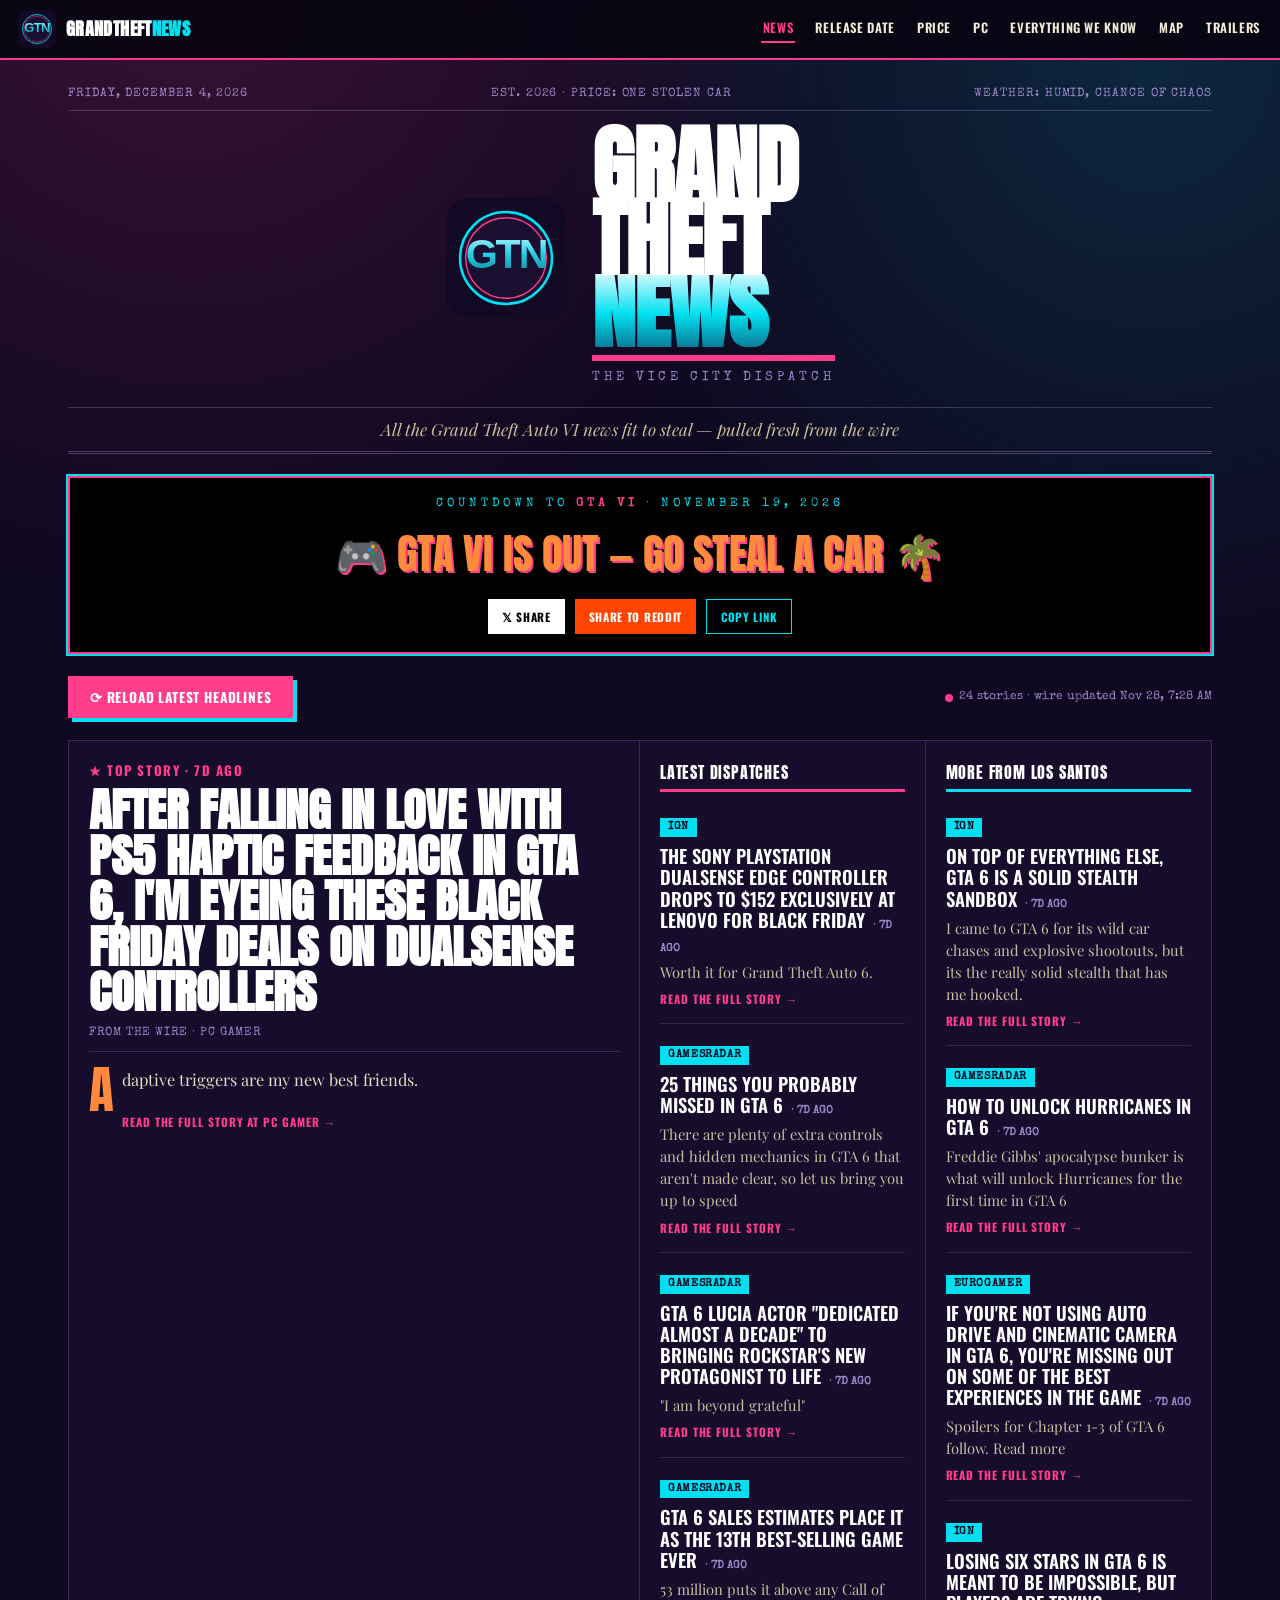
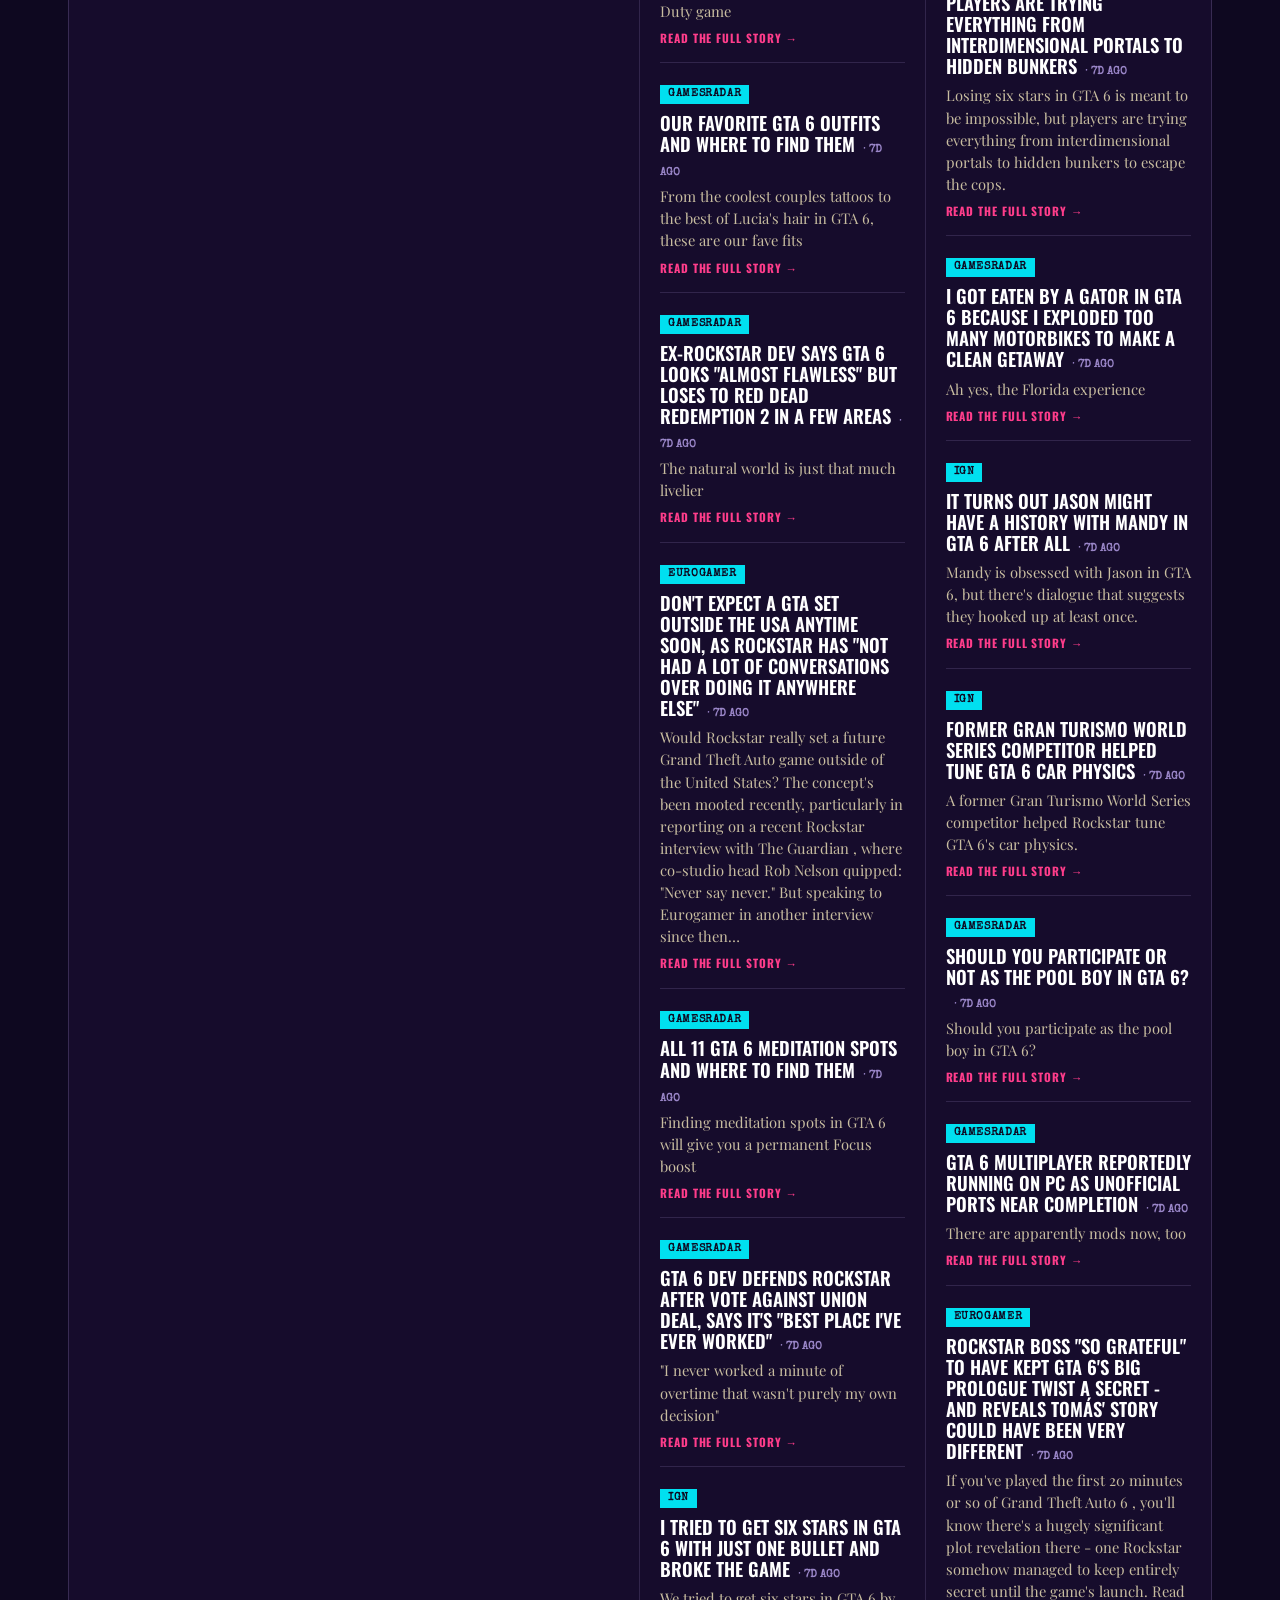
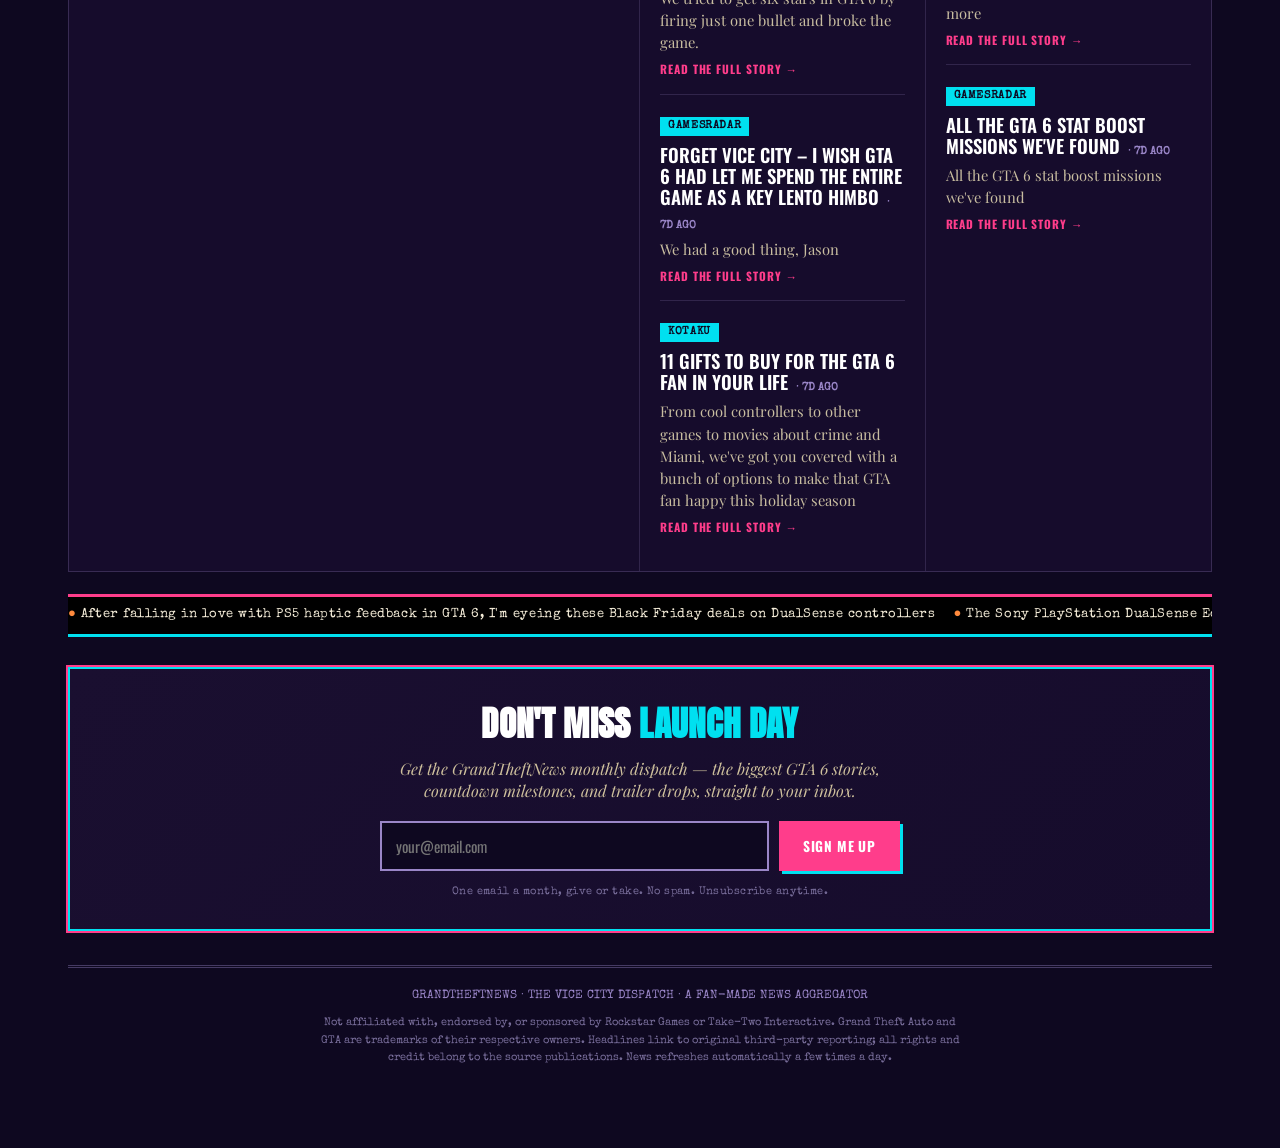
<file: grandtheftnews/index.html>
<!DOCTYPE html>
<html lang="en">
<head>
<meta charset="UTF-8">
<meta name="viewport" content="width=device-width, initial-scale=1.0">
<title>GrandTheftNews — The Vice City Dispatch</title>
<meta name="description" content="Live GTA 6 countdown and auto-updating Grand Theft Auto VI news, pulled fresh from the wire. The Vice City Dispatch.">
<link rel="canonical" href="https://grandtheftnews.com/">
<link rel="icon" type="image/png" href="assets/favicon.png">
<meta property="og:site_name" content="GrandTheftNews">
<meta property="og:title" content="GrandTheftNews — Live GTA 6 Countdown & News">
<meta property="og:description" content="All the Grand Theft Auto VI news fit to steal, plus a live countdown to launch. Pulled fresh from the wire.">
<meta property="og:image" content="https://grandtheftnews.com/assets/og-image.png">
<meta property="og:image:width" content="1200">
<meta property="og:image:height" content="630">
<meta property="og:url" content="https://grandtheftnews.com/">
<meta property="og:type" content="website">
<meta name="twitter:card" content="summary_large_image">
<meta name="twitter:title" content="GrandTheftNews — Live GTA 6 Countdown & News">
<meta name="twitter:description" content="All the Grand Theft Auto VI news fit to steal, plus a live countdown to launch.">
<meta name="twitter:image" content="https://grandtheftnews.com/assets/og-image.png">
<link rel="preconnect" href="https://fonts.googleapis.com">
<link rel="preconnect" href="https://fonts.gstatic.com" crossorigin>
<link href="https://fonts.googleapis.com/css2?family=Anton&family=Oswald:wght@300;400;500;600;700&family=Playfair+Display:ital,wght@0,400;0,700;0,900;1,400&family=Special+Elite&display=swap" rel="stylesheet">
<link rel="stylesheet" href="assets/site.css">
<style>
  :root{
    --ink:#0e0820;
    --panel:#160c2c;
    --panel-2:#1d1138;
    --paper:#f4ecd8;
    --pink:#ff3d8b;
    --cyan:#00e0f0;
    --orange:#ff8a3d;
    --purple:#9a86c8;
    --chrome-top:#cffaff;
  }
  *{margin:0;padding:0;box-sizing:border-box;}
  html{scroll-behavior:smooth;}
  body{
    background:var(--ink);
    color:var(--paper);
    font-family:'Oswald',sans-serif;
    line-height:1.4;
    background-image:
      radial-gradient(circle at 15% -5%, rgba(255,61,139,.18), transparent 45%),
      radial-gradient(circle at 90% 8%, rgba(0,224,240,.14), transparent 42%);
    background-attachment:fixed;
    min-height:100vh;
  }
  .wrap{max-width:1180px;margin:0 auto;padding:0 18px 80px;}

  /* MASTHEAD */
  header.masthead{padding:26px 0 0;}
  .topbar{
    display:flex;justify-content:space-between;align-items:center;
    font-family:'Special Elite',monospace;font-size:.72rem;letter-spacing:.08em;
    text-transform:uppercase;color:var(--purple);
    border-bottom:1px solid rgba(154,134,200,.3);padding-bottom:8px;margin-bottom:18px;
    flex-wrap:wrap;gap:6px;
  }
  .logo-row{display:flex;align-items:center;justify-content:center;gap:26px;flex-wrap:wrap;text-align:center;}
  .emblem{width:120px;height:120px;flex-shrink:0;}
  .wordmark h1{
    font-family:'Anton',sans-serif;font-size:clamp(2.6rem,8vw,5.4rem);line-height:.84;
    text-transform:uppercase;letter-spacing:-.01em;text-align:left;
  }
  .wordmark .l1,.wordmark .l2{color:#fff;display:block;}
  .wordmark .l3{
    display:block;
    background:linear-gradient(180deg,var(--chrome-top),var(--cyan) 55%,#0a7d99);
    -webkit-background-clip:text;background-clip:text;-webkit-text-fill-color:transparent;
  }
  .wordmark .bar{height:6px;width:100%;background:var(--pink);margin-top:8px;}
  .wordmark .tag{font-family:'Special Elite',monospace;font-size:.8rem;letter-spacing:4px;
    color:var(--purple);margin-top:8px;text-align:left;}
  .sub{text-align:center;font-family:'Playfair Display',serif;font-style:italic;font-size:1.05rem;
    margin-top:20px;color:#cdbf9c;border-top:1px solid rgba(154,134,200,.3);
    border-bottom:3px double rgba(154,134,200,.4);padding:10px 0;}

  /* COUNTDOWN */
  .countdown{margin:22px 0 0;background:#000;border:2px solid var(--pink);
    box-shadow:0 0 0 2px var(--cyan);padding:18px 16px;text-align:center;}
  .countdown .cd-label{font-family:'Special Elite',monospace;font-size:.74rem;letter-spacing:4px;
    text-transform:uppercase;color:var(--cyan);margin-bottom:12px;}
  .countdown .cd-label b{color:var(--pink);}
  .cd-grid{display:flex;justify-content:center;gap:14px;flex-wrap:wrap;}
  .cd-cell{min-width:78px;}
  .cd-num{font-family:'Anton',sans-serif;font-size:clamp(2.2rem,6vw,3.4rem);line-height:1;
    color:#fff;text-shadow:2px 2px 0 var(--pink),4px 4px 0 var(--cyan);}
  .cd-unit{font-family:'Oswald';font-weight:600;text-transform:uppercase;letter-spacing:.12em;
    font-size:.72rem;color:var(--purple);margin-top:6px;}
  .cd-sep{font-family:'Anton';font-size:clamp(1.6rem,5vw,2.6rem);color:var(--orange);align-self:flex-start;line-height:1.2;}
  .countdown.launched .cd-grid{display:none;}
  .cd-live{display:none;font-family:'Anton';text-transform:uppercase;font-size:clamp(1.6rem,5vw,2.6rem);
    color:var(--orange);text-shadow:2px 2px 0 var(--pink);}
  .countdown.launched .cd-live{display:block;}
  .cd-share{margin-top:16px;display:flex;justify-content:center;gap:10px;flex-wrap:wrap;}
  .cd-share a,.cd-share button{font-family:'Oswald';font-weight:700;text-transform:uppercase;
    letter-spacing:.06em;font-size:.72rem;padding:8px 14px;border:none;cursor:pointer;
    text-decoration:none;display:inline-flex;align-items:center;gap:6px;transition:transform .12s;}
  .cd-share a:hover,.cd-share button:hover{transform:translateY(-2px);}
  .cd-share .s-x{background:#fff;color:#000;}
  .cd-share .s-reddit{background:#ff4500;color:#fff;}
  .cd-share .s-copy{background:transparent;color:var(--cyan);border:1px solid var(--cyan);}
  .cd-share .s-copy.copied{background:var(--cyan);color:#000;}
  @media(max-width:540px){.cd-sep{display:none;}.cd-cell{min-width:64px;}}

  /* CONTROLS */
  .controls{display:flex;justify-content:space-between;align-items:center;gap:12px;flex-wrap:wrap;margin:22px 0;}
  .refresh{font-family:'Oswald';font-weight:700;text-transform:uppercase;letter-spacing:.06em;font-size:.85rem;
    background:var(--pink);color:#fff;border:none;padding:11px 22px;cursor:pointer;
    box-shadow:4px 4px 0 var(--cyan);transition:transform .12s,box-shadow .12s;}
  .refresh:hover{transform:translate(-2px,-2px);box-shadow:6px 6px 0 var(--cyan);}
  .refresh:active{transform:translate(2px,2px);box-shadow:1px 1px 0 var(--cyan);}
  .refresh:disabled{opacity:.55;cursor:wait;}
  .status{font-family:'Special Elite',monospace;font-size:.78rem;color:var(--purple);}
  .live-dot{display:inline-block;width:8px;height:8px;border-radius:50%;background:var(--pink);margin-right:6px;animation:pulse 1.4s infinite;vertical-align:middle;}
  @keyframes pulse{0%,100%{opacity:1;transform:scale(1);}50%{opacity:.3;transform:scale(.7);}}

  /* DECK */
  .deck{display:grid;grid-template-columns:2fr 1fr 1fr;gap:0;border-top:3px solid var(--pink);
    background:var(--panel);border:1px solid rgba(154,134,200,.25);}
  .col{padding:20px;border-right:1px solid rgba(154,134,200,.2);}
  .col:last-child{border-right:none;}

  .lead .kicker{font-family:'Oswald';font-weight:700;text-transform:uppercase;letter-spacing:.12em;color:var(--pink);font-size:.82rem;margin-bottom:8px;}
  .lead h2{font-family:'Anton';font-size:clamp(1.8rem,4.2vw,2.9rem);line-height:.98;text-transform:uppercase;margin-bottom:10px;}
  .lead h2 a{color:#fff;text-decoration:none;}
  .lead h2 a:hover{color:var(--cyan);}
  .byline{font-family:'Special Elite',monospace;font-size:.74rem;color:var(--purple);text-transform:uppercase;
    letter-spacing:.05em;margin-bottom:14px;border-bottom:1px solid rgba(154,134,200,.25);padding-bottom:10px;}
  .lead p.body{font-family:'Playfair Display',serif;font-size:1.02rem;line-height:1.6;margin-bottom:14px;color:#e6dcc0;}
  .lead p.body::first-letter{font-family:'Anton';font-size:3.2rem;float:left;line-height:.7;padding:6px 8px 0 0;color:var(--orange);}

  .story{padding:15px 0;border-bottom:1px solid rgba(154,134,200,.2);}
  .story:last-child{border-bottom:none;}
  .src{font-family:'Special Elite',monospace;font-size:.66rem;text-transform:uppercase;letter-spacing:.06em;
    color:var(--ink);background:var(--cyan);display:inline-block;padding:2px 8px;margin-bottom:8px;font-weight:bold;}
  .story h3{font-family:'Oswald';font-weight:600;font-size:1.16rem;line-height:1.14;text-transform:uppercase;margin-bottom:6px;}
  .story h3 a{color:#fff;text-decoration:none;background-image:linear-gradient(var(--pink),var(--pink));
    background-size:0 2px;background-repeat:no-repeat;background-position:0 100%;transition:background-size .25s;padding-bottom:2px;}
  .story h3 a:hover{background-size:100% 2px;color:var(--pink);}
  .story p{font-family:'Playfair Display',serif;font-size:.92rem;color:#c8bda0;line-height:1.5;}
  .read{font-family:'Oswald';font-weight:700;font-size:.72rem;text-transform:uppercase;letter-spacing:.08em;
    color:var(--pink);text-decoration:none;display:inline-block;margin-top:8px;}
  .read:hover{text-decoration:underline;}
  .when{font-family:'Special Elite',monospace;font-size:.66rem;color:var(--purple);margin-left:8px;}

  .colhead{font-family:'Anton';text-transform:uppercase;font-size:1rem;letter-spacing:.05em;
    border-bottom:3px solid var(--pink);padding-bottom:6px;margin-bottom:4px;color:#fff;}
  .colhead.alt{border-bottom-color:var(--cyan);}

  .ticker{background:#000;overflow:hidden;white-space:nowrap;border-top:3px solid var(--pink);border-bottom:3px solid var(--cyan);margin-top:22px;display:flex;}
  .ticker span{display:inline-block;white-space:nowrap;padding:9px 0;font-family:'Special Elite',monospace;font-size:.82rem;letter-spacing:.04em;color:var(--paper);animation:scroll 60s linear infinite;flex-shrink:0;}
  .ticker b{color:var(--orange);}
  @keyframes scroll{from{transform:translateX(0);}to{transform:translateX(-100%);}}

  /* NEWSLETTER */
  .signup{margin-top:30px;background:linear-gradient(135deg,#1a0f30,#160c2c);border:2px solid var(--cyan);
    box-shadow:0 0 0 2px var(--pink);padding:30px 24px;text-align:center;}
  .signup h3{font-family:'Anton',sans-serif;text-transform:uppercase;font-size:clamp(1.5rem,4vw,2.2rem);color:#fff;letter-spacing:.01em;}
  .signup h3 span{color:var(--cyan);}
  .signup p{font-family:'Playfair Display',serif;font-style:italic;color:#cdbf9c;font-size:1rem;margin:10px auto 18px;max-width:480px;}
  .signup form{display:flex;justify-content:center;gap:10px;flex-wrap:wrap;max-width:520px;margin:0 auto;}
  .signup input[type=email]{flex:1;min-width:220px;padding:12px 14px;border:2px solid var(--purple);
    background:#0e0820;color:var(--paper);font-family:'Oswald';font-size:.95rem;}
  .signup input[type=email]:focus{outline:none;border-color:var(--cyan);}
  .signup button{font-family:'Oswald';font-weight:700;text-transform:uppercase;letter-spacing:.06em;font-size:.85rem;
    background:var(--pink);color:#fff;border:none;padding:12px 24px;cursor:pointer;box-shadow:3px 3px 0 var(--cyan);transition:transform .12s;}
  .signup button:hover{transform:translate(-2px,-2px);box-shadow:5px 5px 0 var(--cyan);}
  .signup .fineprint{font-family:'Special Elite',monospace;font-size:.66rem;color:#7a6f9c;margin-top:14px;letter-spacing:.04em;}

  footer{margin-top:34px;border-top:3px double rgba(154,134,200,.4);padding-top:18px;text-align:center;
    font-family:'Special Elite',monospace;font-size:.74rem;color:var(--purple);line-height:1.7;}
  footer .disc{max-width:640px;margin:8px auto 0;font-size:.66rem;color:#7a6f9c;}

  .skeleton{animation:sk 1.2s infinite;background:linear-gradient(90deg,var(--panel-2),#2a1a4d,var(--panel-2));
    background-size:200% 100%;border-radius:3px;}
  @keyframes sk{0%{background-position:200% 0;}100%{background-position:-200% 0;}}

  @media(max-width:860px){
    .deck{grid-template-columns:1fr;}
    .col{border-right:none;border-bottom:1px solid rgba(154,134,200,.2);}
    .logo-row{gap:16px;}
    .wordmark h1{font-size:clamp(2.4rem,12vw,3.6rem);}
    .emblem{width:88px;height:88px;}
  }
</style>
</head>
<body>
<nav class="nav">
  <a class="brand" href="index.html"><img src="assets/emblem.svg" alt="GrandTheftNews"><b>GRANDTHEFT<span>NEWS</span></b></a>
  <a class="link active" href="index.html">News</a>
  <a class="link" href="release-date.html">Release Date</a>
  <a class="link" href="price-preorder.html">Price</a>
  <a class="link" href="pc.html">PC</a>
  <a class="link" href="everything-we-know.html">Everything We Know</a>
  <a class="link" href="map.html">Map</a>
  <a class="link" href="trailers.html">Trailers</a>
</nav>
<div class="wrap">

  <header class="masthead">
    <div class="topbar">
      <span id="dateline">VICE CITY EDITION</span>
      <span>EST. 2026 · PRICE: ONE STOLEN CAR</span>
      <span>WEATHER: HUMID, CHANCE OF CHAOS</span>
    </div>
    <div class="logo-row">
      <img class="emblem" src="assets/emblem.svg" alt="GrandTheftNews GTN emblem" width="120" height="120">
      <div class="wordmark">
        <h1><span class="l1">GRAND</span><span class="l2">THEFT</span><span class="l3">NEWS</span></h1>
        <div class="bar"></div>
        <div class="tag">THE VICE CITY DISPATCH</div>
      </div>
    </div>
    <div class="sub">All the Grand Theft Auto&nbsp;VI news fit to steal — pulled fresh from the wire</div>
  </header>

  <div class="countdown" id="countdown">
    <div class="cd-label">Countdown to <b>GTA&nbsp;VI</b> · November&nbsp;19,&nbsp;2026</div>
    <div class="cd-grid" id="cdGrid">
      <div class="cd-cell"><div class="cd-num" id="cdDays">--</div><div class="cd-unit">Days</div></div>
      <div class="cd-sep">:</div>
      <div class="cd-cell"><div class="cd-num" id="cdHours">--</div><div class="cd-unit">Hours</div></div>
      <div class="cd-sep">:</div>
      <div class="cd-cell"><div class="cd-num" id="cdMins">--</div><div class="cd-unit">Minutes</div></div>
      <div class="cd-sep">:</div>
      <div class="cd-cell"><div class="cd-num" id="cdSecs">--</div><div class="cd-unit">Seconds</div></div>
    </div>
    <div class="cd-live">🎮 GTA VI IS OUT — GO STEAL A CAR 🌴</div>
    <div class="cd-share">
      <a class="s-x" id="shareX" href="#" target="_blank" rel="noopener">𝕏 Share</a>
      <a class="s-reddit" id="shareReddit" href="#" target="_blank" rel="noopener">Share to Reddit</a>
      <button class="s-copy" id="shareCopy" type="button">Copy Link</button>
    </div>
  </div>

  <div class="controls">
    <button class="refresh" id="refreshBtn">⟳ Reload Latest Headlines</button>
    <div class="status" id="status"><span class="live-dot"></span>Loading the wire…</div>
  </div>

  <div class="deck" id="deck"></div>

  <div class="ticker" id="ticker"><span id="tickerText"></span></div>

  <section class="signup">
    <h3>Don't Miss <span>Launch Day</span></h3>
    <p>Get the GrandTheftNews monthly dispatch — the biggest GTA 6 stories, countdown milestones, and trailer drops, straight to your inbox.</p>
    <form name="newsletter" method="POST" data-netlify="true" netlify-honeypot="bot-field">
      <input type="hidden" name="form-name" value="newsletter">
      <p style="display:none;"><label>Don't fill this out: <input name="bot-field"></label></p>
      <input type="email" name="email" placeholder="your@email.com" required aria-label="Email address">
      <button type="submit">Sign Me Up</button>
    </form>
    <div class="fineprint">One email a month, give or take. No spam. Unsubscribe anytime.</div>
  </section>

  <footer>
    <div>GRANDTHEFTNEWS · THE VICE CITY DISPATCH · A FAN-MADE NEWS AGGREGATOR</div>
    <div class="disc">Not affiliated with, endorsed by, or sponsored by Rockstar Games or Take-Two Interactive.
    Grand Theft Auto and GTA are trademarks of their respective owners. Headlines link to original third-party
    reporting; all rights and credit belong to the source publications. News refreshes automatically a few times a day.</div>
  </footer>
</div>

<script>
const elDeck=document.getElementById('deck');
const elStatus=document.getElementById('status');
const elBtn=document.getElementById('refreshBtn');
const elTicker=document.getElementById('ticker');

(function setDateline(){
  const opt={weekday:'long',year:'numeric',month:'long',day:'numeric'};
  document.getElementById('dateline').textContent=new Date().toLocaleDateString('en-US',opt).toUpperCase();
})();

// ---- Launch countdown ----
// GTA VI release date. If Rockstar moves it, change ONLY this line (year, month-1, day).
// Note: month is 0-indexed, so November = 10.
const GTA6_LAUNCH = new Date(2026, 10, 19, 0, 0, 0);
(function tickCountdown(){
  const cd=document.getElementById('countdown');
  const pad=n=>String(n).padStart(2,'0');
  function update(){
    const diff=GTA6_LAUNCH-new Date();
    if(diff<=0){cd.classList.add('launched');return;}
    const d=Math.floor(diff/8.64e7);
    const h=Math.floor(diff%8.64e7/3.6e6);
    const m=Math.floor(diff%3.6e6/6e4);
    const s=Math.floor(diff%6e4/1e3);
    document.getElementById('cdDays').textContent=d;
    document.getElementById('cdHours').textContent=pad(h);
    document.getElementById('cdMins').textContent=pad(m);
    document.getElementById('cdSecs').textContent=pad(s);
  }
  update();
  setInterval(update,1000);
})();

// ---- Share buttons ----
(function setupShare(){
  const url='https://grandtheftnews.com/';
  function daysLeft(){return Math.max(0,Math.floor((GTA6_LAUNCH-new Date())/8.64e7));}
  const text=`${daysLeft()} days until GTA 6 drops 🌴 Live countdown + all the latest news at`;
  const x=document.getElementById('shareX');
  const r=document.getElementById('shareReddit');
  const c=document.getElementById('shareCopy');
  if(x)x.href=`https://twitter.com/intent/tweet?text=${encodeURIComponent(text)}&url=${encodeURIComponent(url)}`;
  if(r)r.href=`https://www.reddit.com/submit?url=${encodeURIComponent(url)}&title=${encodeURIComponent('GrandTheftNews — live GTA 6 countdown + latest news')}`;
  if(c)c.addEventListener('click',async()=>{
    try{await navigator.clipboard.writeText(url);c.textContent='Copied!';c.classList.add('copied');
      setTimeout(()=>{c.textContent='Copy Link';c.classList.remove('copied');},1800);}
    catch(e){c.textContent='Copy: '+url;}
  });
})();

function esc(s){return (s||'').replace(/&/g,'&amp;').replace(/</g,'&lt;').replace(/>/g,'&gt;').replace(/"/g,'&quot;');}
function ago(iso){
  if(!iso)return'';
  const d=new Date(iso),now=new Date(),h=Math.floor((now-d)/3.6e6);
  if(isNaN(h))return'';
  if(h<1)return'· just now';if(h<24)return'· '+h+'h ago';
  const days=Math.floor(h/24);return days<8?'· '+days+'d ago':'· '+d.toLocaleDateString('en-US',{month:'short',day:'numeric'});
}

function storyHTML(s){
  return `<div class="story">
    <span class="src">${esc(s.src)}</span>
    <h3><a href="${esc(s.url)}" target="_blank" rel="noopener">${esc(s.title)}</a><span class="when">${ago(s.date)}</span></h3>
    <p>${esc(s.summary)}</p>
    <a class="read" href="${esc(s.url)}" target="_blank" rel="noopener">Read the full story →</a>
  </div>`;
}

function render(items){
  if(!items||!items.length){elDeck.innerHTML='<div class="col"><p>No stories on the wire right now. Check back soon.</p></div>';return;}
  const lead=items.find(i=>i.lead)||items[0];
  const rest=items.filter(i=>i!==lead);
  const mid=rest.slice(0,Math.ceil(rest.length/2));
  const right=rest.slice(Math.ceil(rest.length/2));
  elDeck.innerHTML=`
    <div class="col lead">
      <div class="kicker">★ Top Story ${ago(lead.date)}</div>
      <h2><a href="${esc(lead.url)}" target="_blank" rel="noopener">${esc(lead.title)}</a></h2>
      <div class="byline">From the wire · ${esc(lead.src)}</div>
      <p class="body">${esc(lead.summary)}</p>
      <a class="read" href="${esc(lead.url)}" target="_blank" rel="noopener">Read the full story at ${esc(lead.src)} →</a>
    </div>
    <div class="col"><div class="colhead">Latest Dispatches</div>${mid.map(storyHTML).join('')}</div>
    <div class="col"><div class="colhead alt">More From Los Santos</div>${right.map(storyHTML).join('')}</div>`;
  const t=items.map(i=>`<b>●</b> ${esc(i.title)}`).join('&nbsp;&nbsp;&nbsp;&nbsp;');
  const block='<span>'+t+'&nbsp;&nbsp;&nbsp;&nbsp;</span>';
  elTicker.innerHTML=block+block;
}

function skeleton(){
  elDeck.innerHTML=`<div class="col lead">
      <div class="kicker">★ Top Story</div>
      <div class="skeleton" style="height:44px;margin-bottom:12px;"></div>
      <div class="skeleton" style="height:14px;width:60%;margin-bottom:14px;"></div>
      <div class="skeleton" style="height:120px;"></div>
    </div>
    <div class="col">${'<div class="skeleton" style="height:78px;margin-bottom:16px;"></div>'.repeat(3)}</div>
    <div class="col">${'<div class="skeleton" style="height:78px;margin-bottom:16px;"></div>'.repeat(3)}</div>`;
}

async function load(bustCache){
  skeleton();
  elStatus.innerHTML='<span class="live-dot"></span>Loading the wire…';
  try{
    const url='assets/news.json'+(bustCache?('?t='+Date.now()):'');
    const res=await fetch(url,{cache:bustCache?'no-store':'default'});
    if(!res.ok)throw new Error('HTTP '+res.status);
    const data=await res.json();
    render(data.items);
    const when=data.updated?new Date(data.updated):null;
    const stamp=when?when.toLocaleString('en-US',{month:'short',day:'numeric',hour:'numeric',minute:'2-digit'}):'';
    elStatus.innerHTML='<span class="live-dot"></span>'+data.items.length+' stories · wire updated '+stamp;
  }catch(e){
    elDeck.innerHTML='<div class="col"><p>Couldn\u2019t reach the wire. If you just published the site, give the first news fetch a few minutes, then reload.</p></div>';
    elStatus.innerHTML='<span class="live-dot"></span>Wire unavailable';
  }
}

elBtn.addEventListener('click',()=>load(true));
load(false);
</script>
</body>
</html>
</file>
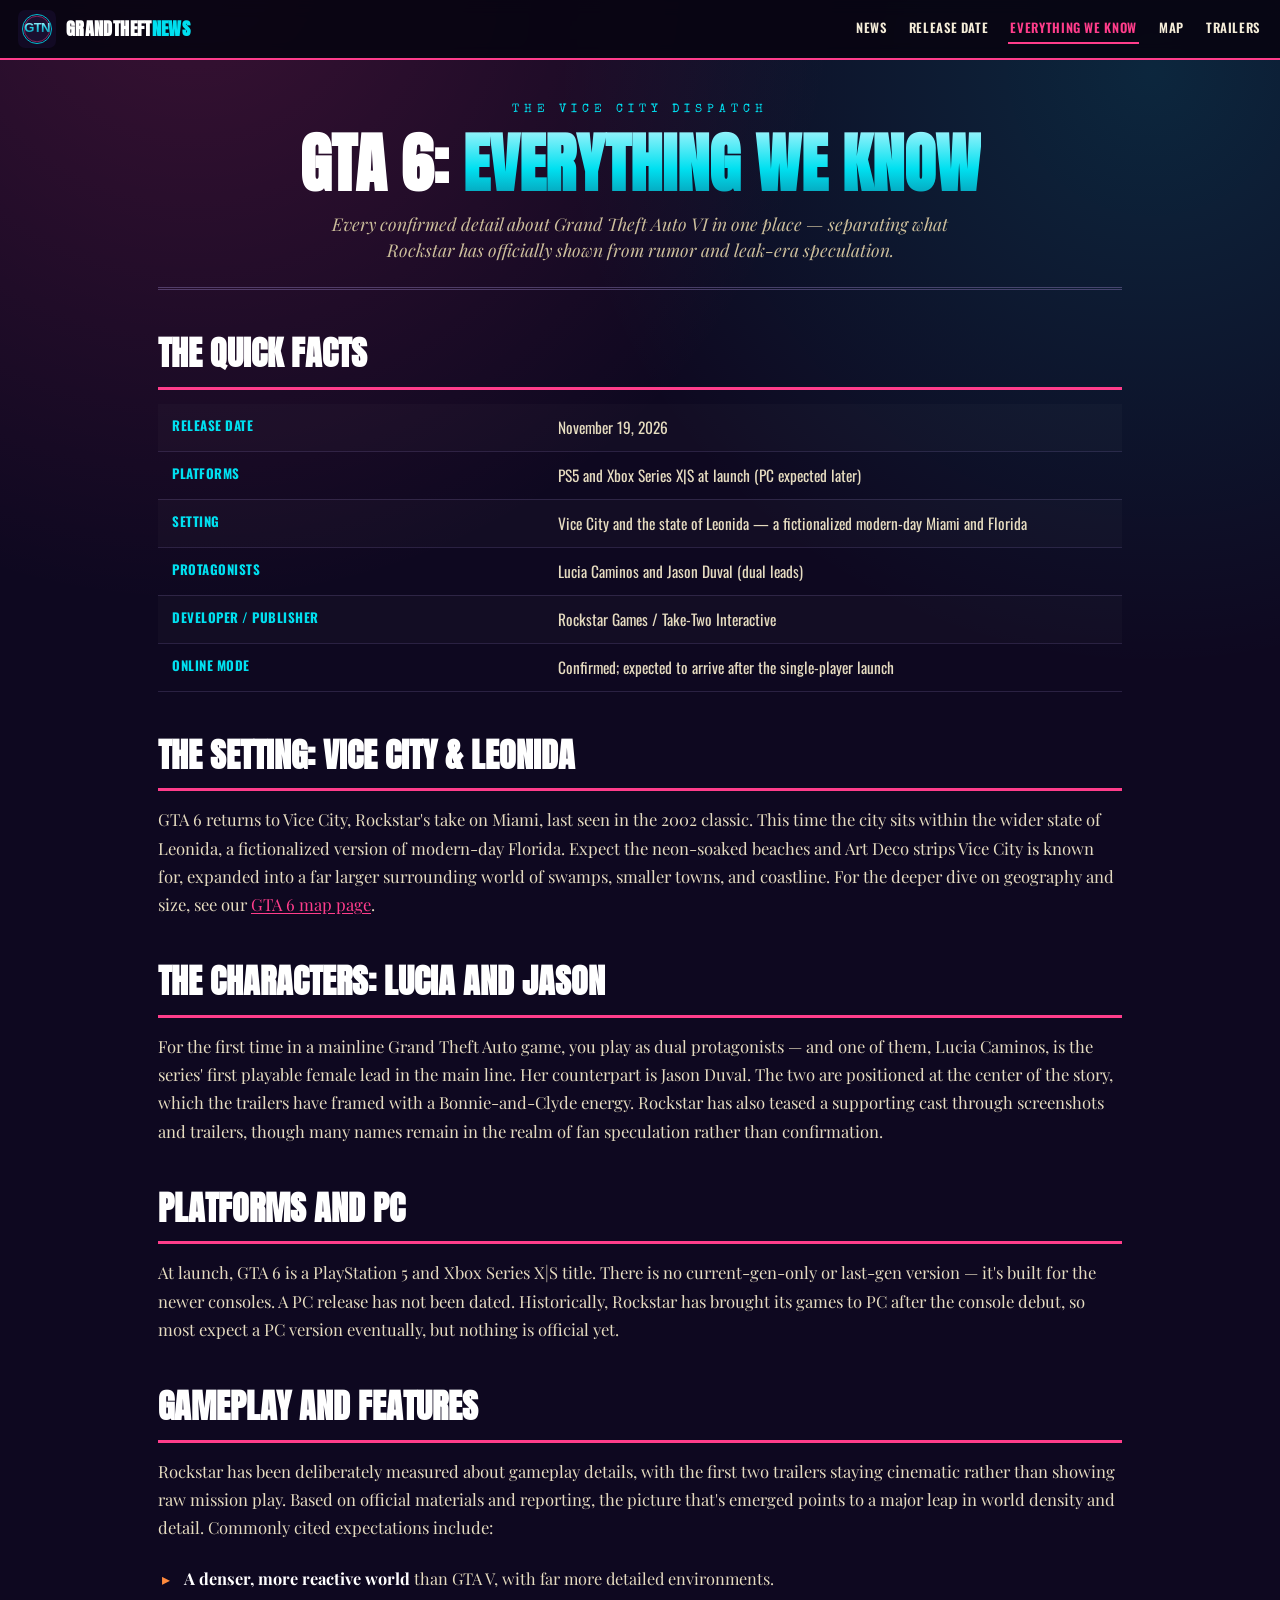
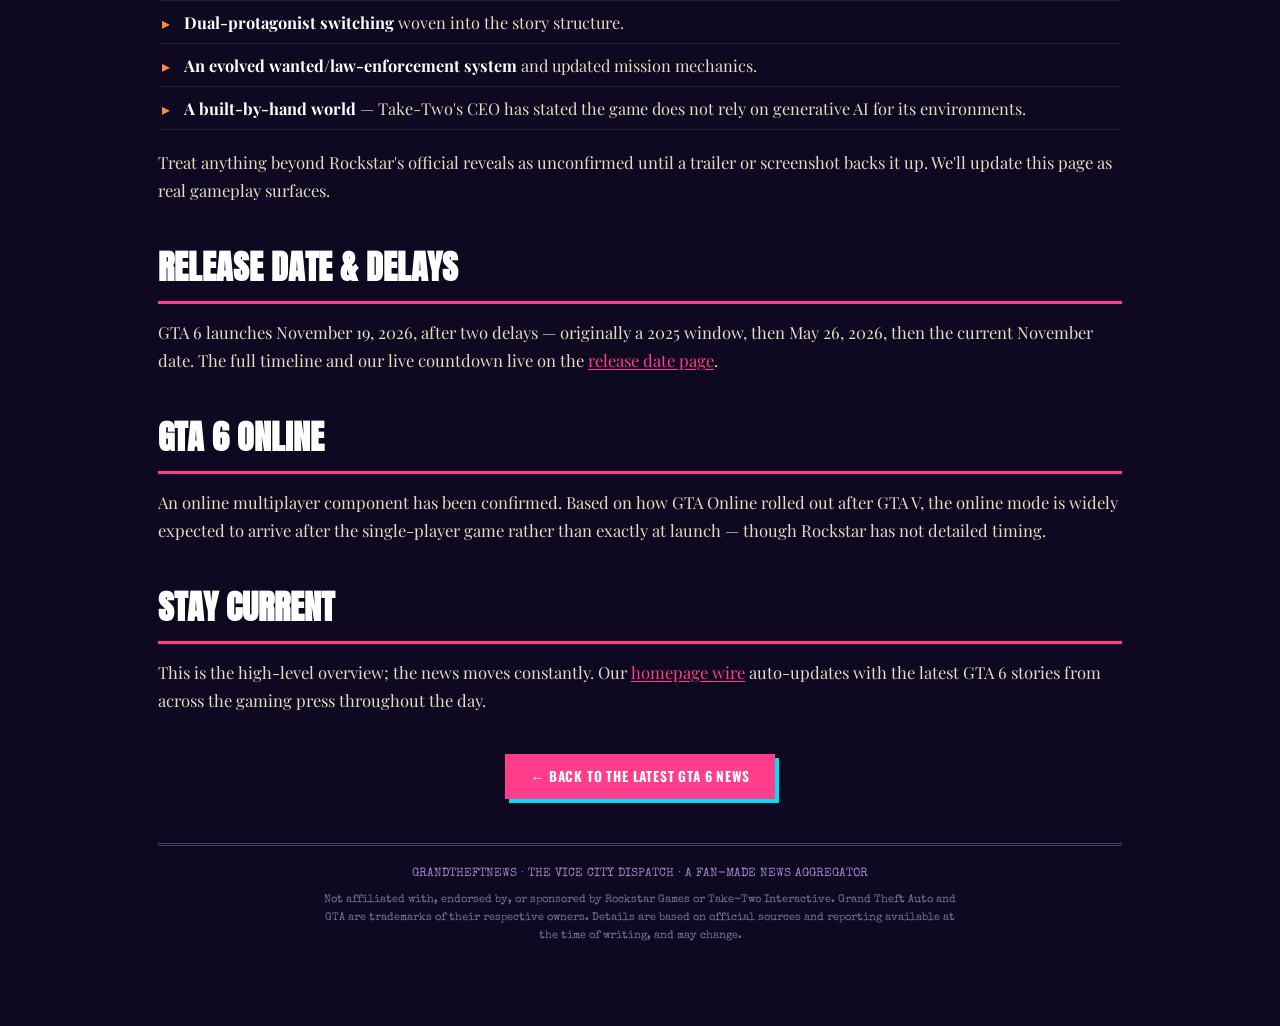
<file: grandtheftnews/everything-we-know.html>
<!DOCTYPE html>
<html lang="en">
<head>
<meta charset="UTF-8">
<meta name="viewport" content="width=device-width, initial-scale=1.0">
<title>GTA 6: Everything We Know — Release Date, Map, Characters & More | GrandTheftNews</title>
<meta name="description" content="Everything confirmed about GTA 6: November 19, 2026 release, the Leonida map, dual protagonists Lucia and Jason, platforms, and the latest official details.">
<link rel="canonical" href="https://grandtheftnews.com/everything-we-know.html">
<link rel="icon" type="image/png" href="assets/favicon.png">
<meta property="og:title" content="GTA 6: Everything We Know So Far">
<meta property="og:description" content="Every confirmed GTA 6 detail — release date, map, characters, platforms and more.">
<meta property="og:image" content="https://grandtheftnews.com/assets/emblem.png">
<meta property="og:url" content="https://grandtheftnews.com/everything-we-know.html">
<meta property="og:type" content="article">
<meta name="twitter:card" content="summary_large_image">
<meta name="twitter:image" content="https://grandtheftnews.com/assets/emblem.png">
<link rel="preconnect" href="https://fonts.googleapis.com">
<link rel="preconnect" href="https://fonts.gstatic.com" crossorigin>
<link href="https://fonts.googleapis.com/css2?family=Anton&family=Oswald:wght@300;400;500;600;700&family=Playfair+Display:ital,wght@0,400;0,700;0,900;1,400&family=Special+Elite&display=swap" rel="stylesheet">
<link rel="stylesheet" href="assets/site.css">
</head>
<body>
<nav class="nav">
  <a class="brand" href="index.html"><img src="assets/emblem.svg" alt="GrandTheftNews"><b>GRANDTHEFT<span>NEWS</span></b></a>
  <a class="link" href="index.html">News</a>
  <a class="link" href="release-date.html">Release Date</a>
  <a class="link active" href="everything-we-know.html">Everything We Know</a>
  <a class="link" href="map.html">Map</a>
  <a class="link" href="trailers.html">Trailers</a>
</nav>
<div class="wrap">
  <header class="page-head">
    <div class="kick">The Vice City Dispatch</div>
    <h1>GTA 6: <span>Everything We Know</span></h1>
    <p class="lede">Every confirmed detail about Grand Theft Auto VI in one place — separating what Rockstar has officially shown from rumor and leak-era speculation.</p>
  </header>

  <div class="content">
    <h2>The quick facts</h2>
    <table class="facts">
      <tr><td class="k">Release date</td><td class="v">November 19, 2026</td></tr>
      <tr><td class="k">Platforms</td><td class="v">PS5 and Xbox Series X|S at launch (PC expected later)</td></tr>
      <tr><td class="k">Setting</td><td class="v">Vice City and the state of Leonida — a fictionalized modern-day Miami and Florida</td></tr>
      <tr><td class="k">Protagonists</td><td class="v">Lucia Caminos and Jason Duval (dual leads)</td></tr>
      <tr><td class="k">Developer / Publisher</td><td class="v">Rockstar Games / Take-Two Interactive</td></tr>
      <tr><td class="k">Online mode</td><td class="v">Confirmed; expected to arrive after the single-player launch</td></tr>
    </table>

    <h2>The setting: Vice City &amp; Leonida</h2>
    <p>GTA 6 returns to Vice City, Rockstar's take on Miami, last seen in the 2002 classic. This time the city sits within the wider state of Leonida, a fictionalized version of modern-day Florida. Expect the neon-soaked beaches and Art Deco strips Vice City is known for, expanded into a far larger surrounding world of swamps, smaller towns, and coastline. For the deeper dive on geography and size, see our <a href="map.html">GTA 6 map page</a>.</p>

    <h2>The characters: Lucia and Jason</h2>
    <p>For the first time in a mainline Grand Theft Auto game, you play as dual protagonists — and one of them, Lucia Caminos, is the series' first playable female lead in the main line. Her counterpart is Jason Duval. The two are positioned at the center of the story, which the trailers have framed with a Bonnie-and-Clyde energy. Rockstar has also teased a supporting cast through screenshots and trailers, though many names remain in the realm of fan speculation rather than confirmation.</p>

    <h2>Platforms and PC</h2>
    <p>At launch, GTA 6 is a PlayStation 5 and Xbox Series X|S title. There is no current-gen-only or last-gen version — it's built for the newer consoles. A PC release has not been dated. Historically, Rockstar has brought its games to PC after the console debut, so most expect a PC version eventually, but nothing is official yet.</p>

    <h2>Gameplay and features</h2>
    <p>Rockstar has been deliberately measured about gameplay details, with the first two trailers staying cinematic rather than showing raw mission play. Based on official materials and reporting, the picture that's emerged points to a major leap in world density and detail. Commonly cited expectations include:</p>
    <ul>
      <li><b>A denser, more reactive world</b> than GTA V, with far more detailed environments.</li>
      <li><b>Dual-protagonist switching</b> woven into the story structure.</li>
      <li><b>An evolved wanted/law-enforcement system</b> and updated mission mechanics.</li>
      <li><b>A built-by-hand world</b> — Take-Two's CEO has stated the game does not rely on generative AI for its environments.</li>
    </ul>
    <p>Treat anything beyond Rockstar's official reveals as unconfirmed until a trailer or screenshot backs it up. We'll update this page as real gameplay surfaces.</p>

    <h2>Release date &amp; delays</h2>
    <p>GTA 6 launches November 19, 2026, after two delays — originally a 2025 window, then May 26, 2026, then the current November date. The full timeline and our live countdown live on the <a href="release-date.html">release date page</a>.</p>

    <h2>GTA 6 Online</h2>
    <p>An online multiplayer component has been confirmed. Based on how GTA Online rolled out after GTA V, the online mode is widely expected to arrive after the single-player game rather than exactly at launch — though Rockstar has not detailed timing.</p>

    <h2>Stay current</h2>
    <p>This is the high-level overview; the news moves constantly. Our <a href="index.html">homepage wire</a> auto-updates with the latest GTA 6 stories from across the gaming press throughout the day.</p>
  </div>

  <div class="home-cta"><a href="index.html">← Back to the latest GTA 6 news</a></div>

  <footer>
    <div>GRANDTHEFTNEWS · THE VICE CITY DISPATCH · A FAN-MADE NEWS AGGREGATOR</div>
    <div class="disc">Not affiliated with, endorsed by, or sponsored by Rockstar Games or Take-Two Interactive. Grand Theft Auto and GTA are trademarks of their respective owners. Details are based on official sources and reporting available at the time of writing, and may change.</div>
  </footer>
</div>
</body>
</html>
</file>
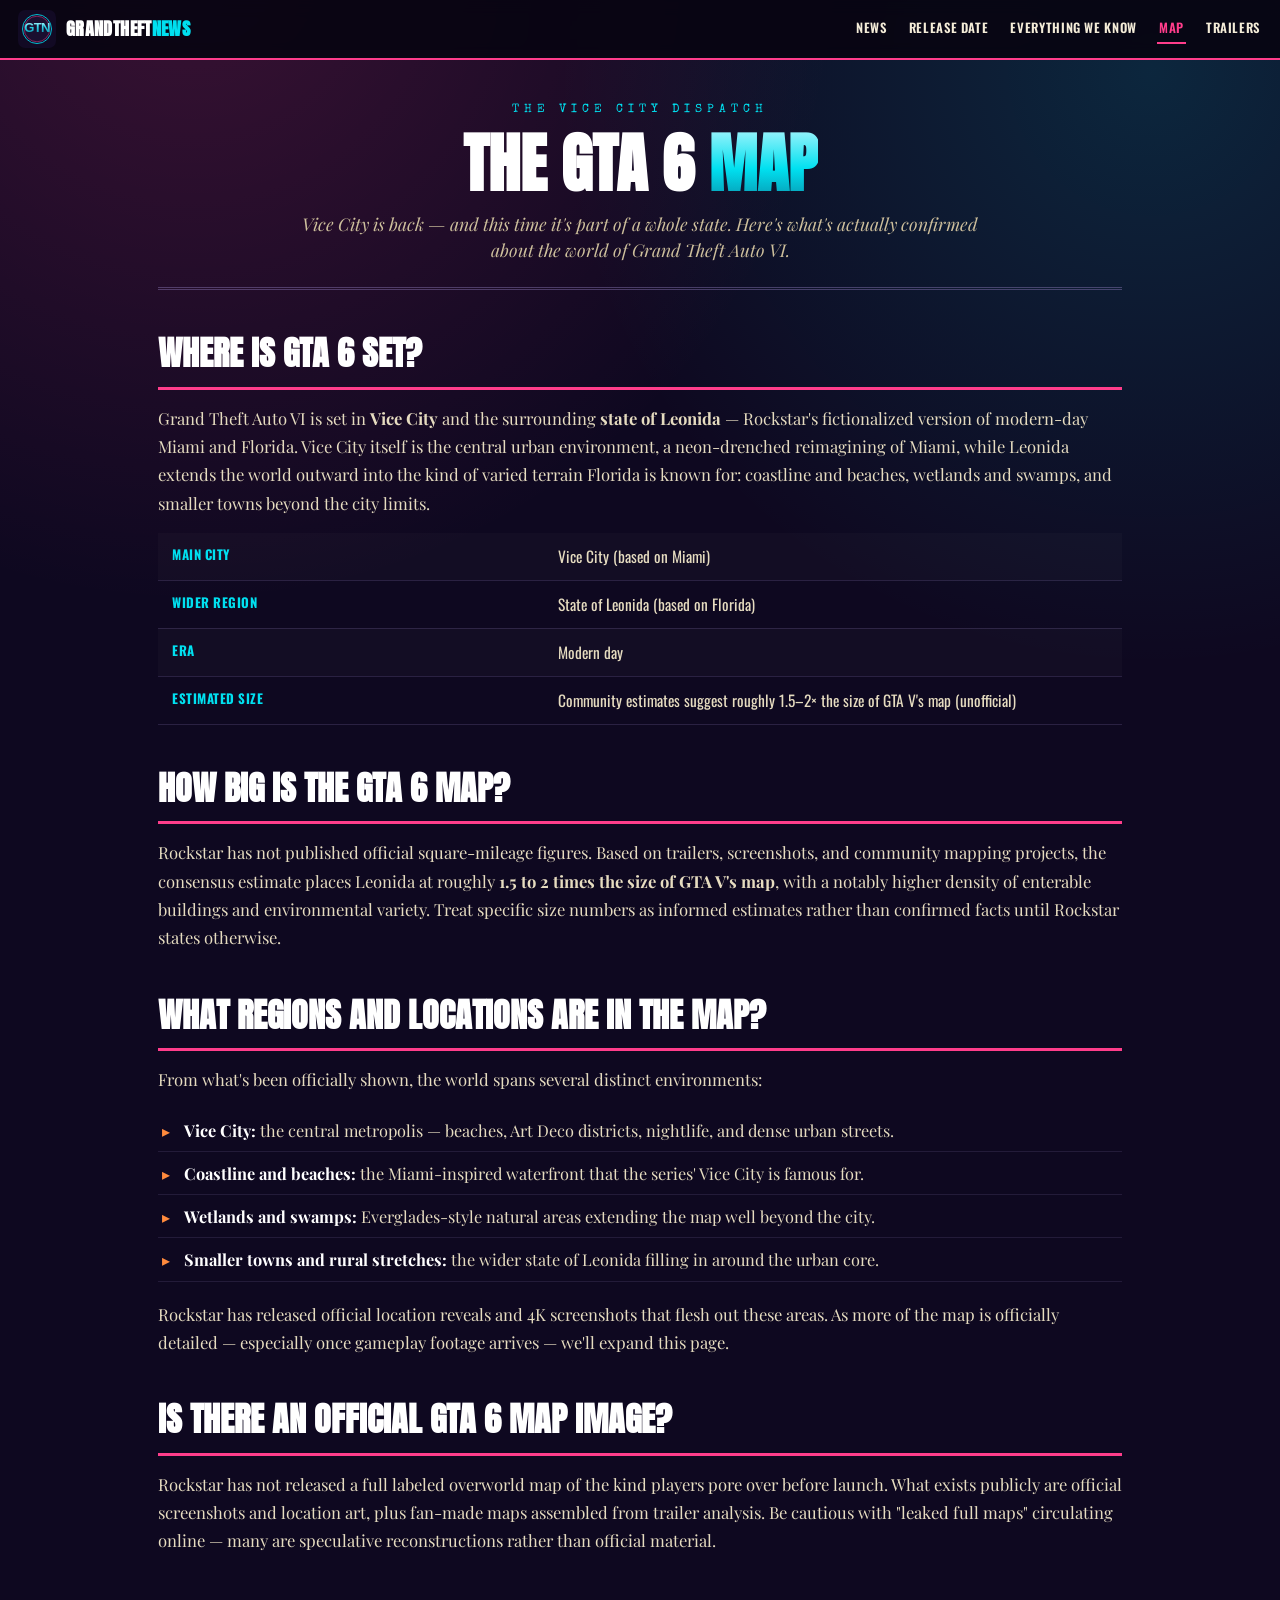
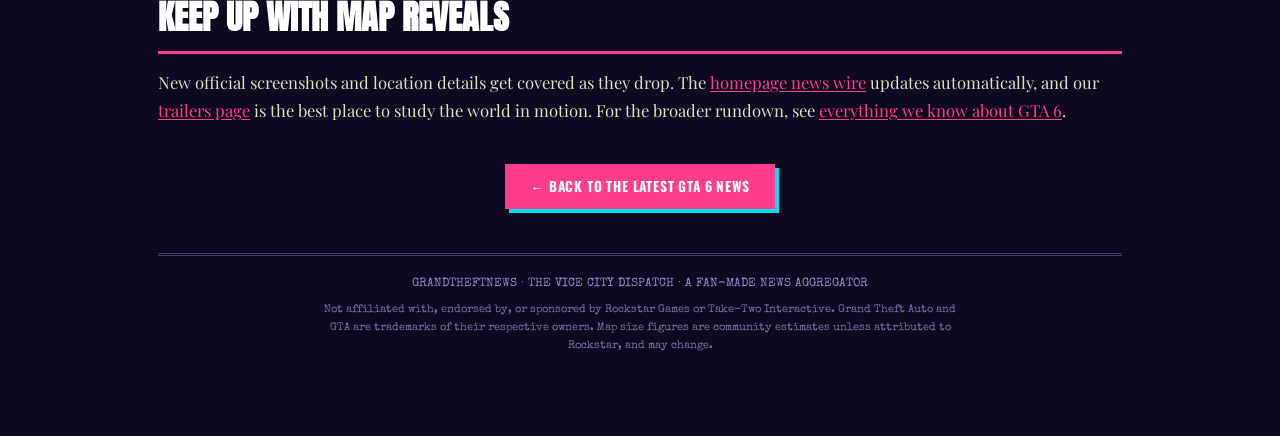
<file: grandtheftnews/map.html>
<!DOCTYPE html>
<html lang="en">
<head>
<meta charset="UTF-8">
<meta name="viewport" content="width=device-width, initial-scale=1.0">
<title>GTA 6 Map — Vice City & Leonida Explained | GrandTheftNews</title>
<meta name="description" content="The GTA 6 map covers Vice City and the state of Leonida, based on modern-day Miami and Florida. What's confirmed about the map's size, regions, and locations.">
<link rel="canonical" href="https://grandtheftnews.com/map.html">
<link rel="icon" type="image/png" href="assets/favicon.png">
<meta property="og:title" content="GTA 6 Map — Vice City & Leonida">
<meta property="og:description" content="Everything confirmed about the GTA 6 map: Vice City, the state of Leonida, size and regions.">
<meta property="og:image" content="https://grandtheftnews.com/assets/emblem.png">
<meta property="og:url" content="https://grandtheftnews.com/map.html">
<meta property="og:type" content="article">
<meta name="twitter:card" content="summary_large_image">
<meta name="twitter:image" content="https://grandtheftnews.com/assets/emblem.png">
<link rel="preconnect" href="https://fonts.googleapis.com">
<link rel="preconnect" href="https://fonts.gstatic.com" crossorigin>
<link href="https://fonts.googleapis.com/css2?family=Anton&family=Oswald:wght@300;400;500;600;700&family=Playfair+Display:ital,wght@0,400;0,700;0,900;1,400&family=Special+Elite&display=swap" rel="stylesheet">
<link rel="stylesheet" href="assets/site.css">
</head>
<body>
<nav class="nav">
  <a class="brand" href="index.html"><img src="assets/emblem.svg" alt="GrandTheftNews"><b>GRANDTHEFT<span>NEWS</span></b></a>
  <a class="link" href="index.html">News</a>
  <a class="link" href="release-date.html">Release Date</a>
  <a class="link" href="everything-we-know.html">Everything We Know</a>
  <a class="link active" href="map.html">Map</a>
  <a class="link" href="trailers.html">Trailers</a>
</nav>
<div class="wrap">
  <header class="page-head">
    <div class="kick">The Vice City Dispatch</div>
    <h1>The GTA 6 <span>Map</span></h1>
    <p class="lede">Vice City is back — and this time it's part of a whole state. Here's what's actually confirmed about the world of Grand Theft Auto VI.</p>
  </header>

  <div class="content">
    <h2>Where is GTA 6 set?</h2>
    <p>Grand Theft Auto VI is set in <b>Vice City</b> and the surrounding <b>state of Leonida</b> — Rockstar's fictionalized version of modern-day Miami and Florida. Vice City itself is the central urban environment, a neon-drenched reimagining of Miami, while Leonida extends the world outward into the kind of varied terrain Florida is known for: coastline and beaches, wetlands and swamps, and smaller towns beyond the city limits.</p>

    <table class="facts">
      <tr><td class="k">Main city</td><td class="v">Vice City (based on Miami)</td></tr>
      <tr><td class="k">Wider region</td><td class="v">State of Leonida (based on Florida)</td></tr>
      <tr><td class="k">Era</td><td class="v">Modern day</td></tr>
      <tr><td class="k">Estimated size</td><td class="v">Community estimates suggest roughly 1.5–2× the size of GTA V's map (unofficial)</td></tr>
    </table>

    <h2>How big is the GTA 6 map?</h2>
    <p>Rockstar has not published official square-mileage figures. Based on trailers, screenshots, and community mapping projects, the consensus estimate places Leonida at roughly <b>1.5 to 2 times the size of GTA V's map</b>, with a notably higher density of enterable buildings and environmental variety. Treat specific size numbers as informed estimates rather than confirmed facts until Rockstar states otherwise.</p>

    <h2>What regions and locations are in the map?</h2>
    <p>From what's been officially shown, the world spans several distinct environments:</p>
    <ul>
      <li><b>Vice City:</b> the central metropolis — beaches, Art Deco districts, nightlife, and dense urban streets.</li>
      <li><b>Coastline and beaches:</b> the Miami-inspired waterfront that the series' Vice City is famous for.</li>
      <li><b>Wetlands and swamps:</b> Everglades-style natural areas extending the map well beyond the city.</li>
      <li><b>Smaller towns and rural stretches:</b> the wider state of Leonida filling in around the urban core.</li>
    </ul>
    <p>Rockstar has released official location reveals and 4K screenshots that flesh out these areas. As more of the map is officially detailed — especially once gameplay footage arrives — we'll expand this page.</p>

    <h2>Is there an official GTA 6 map image?</h2>
    <p>Rockstar has not released a full labeled overworld map of the kind players pore over before launch. What exists publicly are official screenshots and location art, plus fan-made maps assembled from trailer analysis. Be cautious with "leaked full maps" circulating online — many are speculative reconstructions rather than official material.</p>

    <h2>Keep up with map reveals</h2>
    <p>New official screenshots and location details get covered as they drop. The <a href="index.html">homepage news wire</a> updates automatically, and our <a href="trailers.html">trailers page</a> is the best place to study the world in motion. For the broader rundown, see <a href="everything-we-know.html">everything we know about GTA 6</a>.</p>
  </div>

  <div class="home-cta"><a href="index.html">← Back to the latest GTA 6 news</a></div>

  <footer>
    <div>GRANDTHEFTNEWS · THE VICE CITY DISPATCH · A FAN-MADE NEWS AGGREGATOR</div>
    <div class="disc">Not affiliated with, endorsed by, or sponsored by Rockstar Games or Take-Two Interactive. Grand Theft Auto and GTA are trademarks of their respective owners. Map size figures are community estimates unless attributed to Rockstar, and may change.</div>
  </footer>
</div>
</body>
</html>
</file>
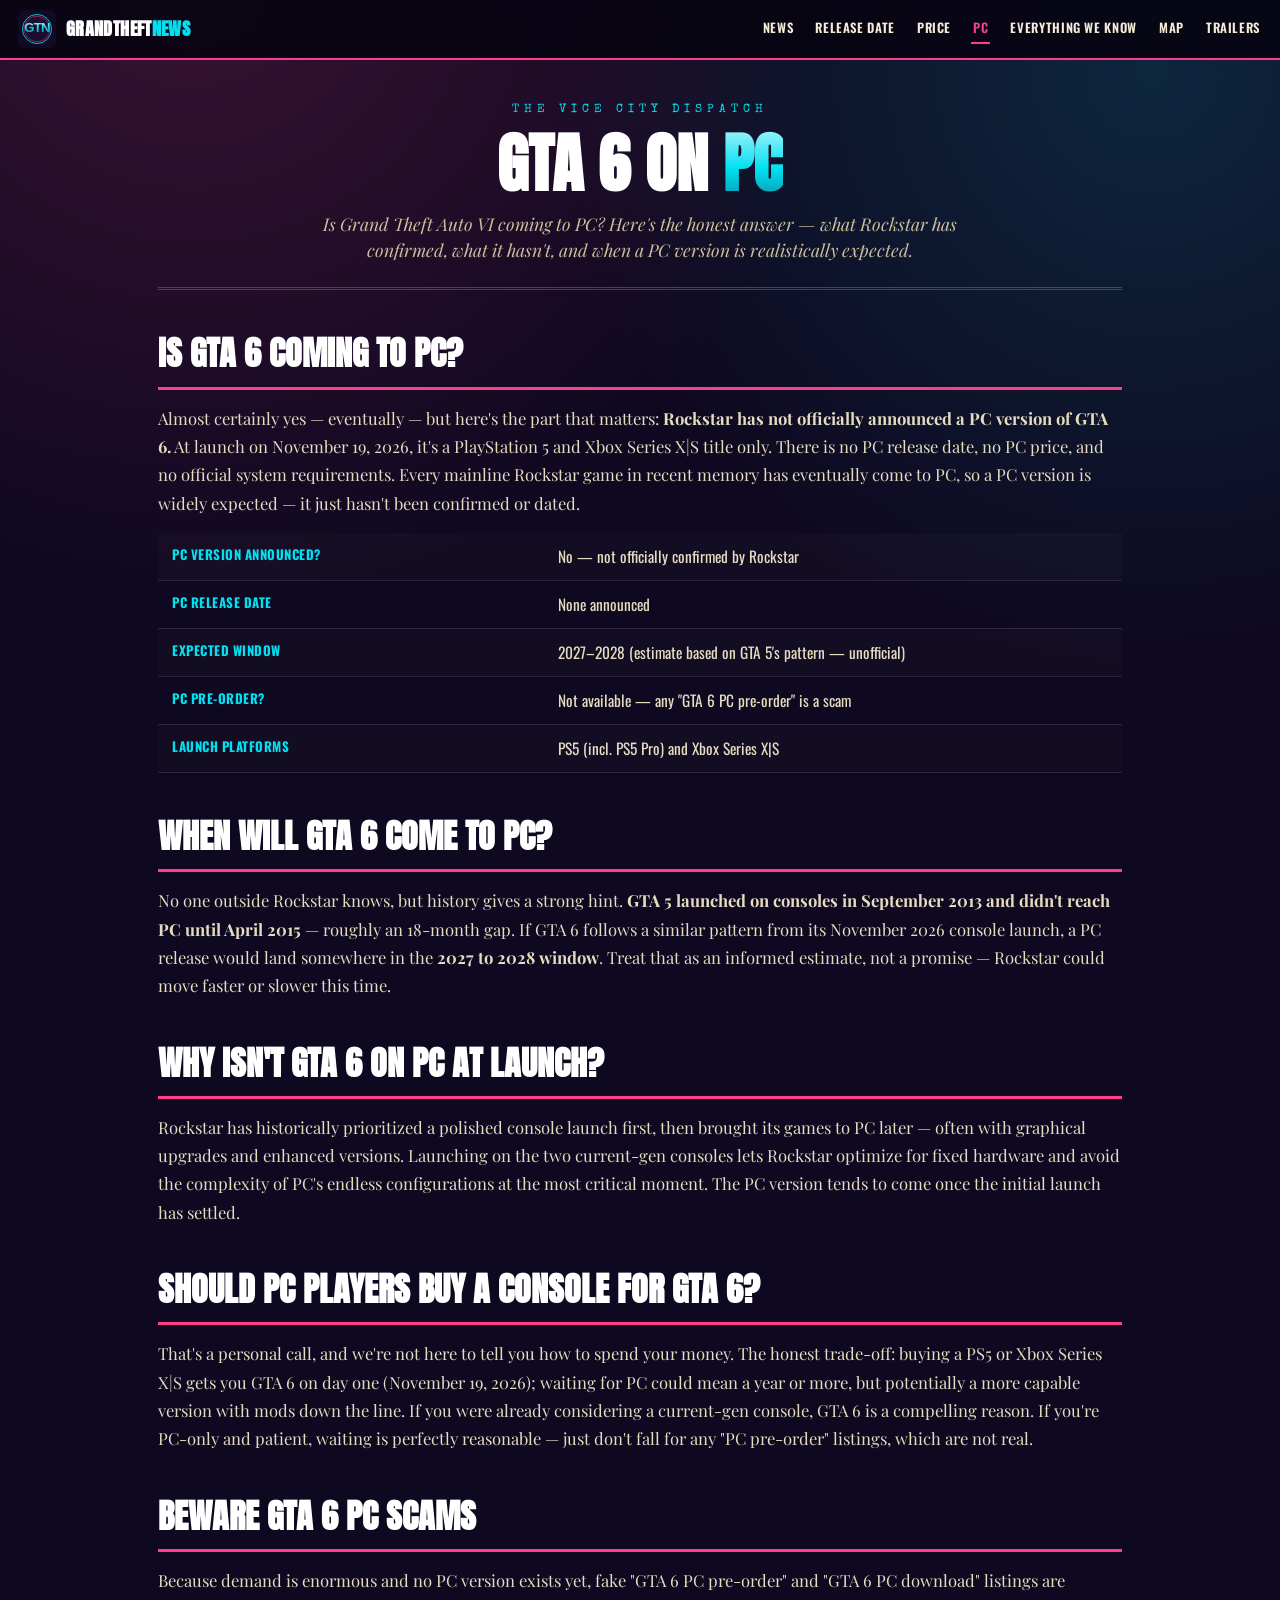
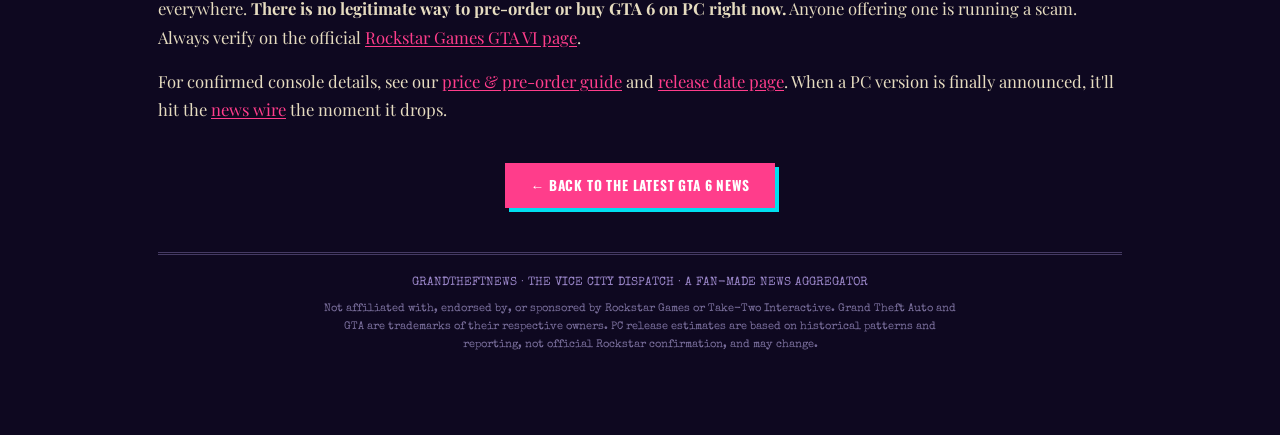
<file: grandtheftnews/pc.html>
<!DOCTYPE html>
<html lang="en">
<head>
<meta charset="UTF-8">
<meta name="viewport" content="width=device-width, initial-scale=1.0">
<title>GTA 6 PC Release Date — Is There a PC Version? | GrandTheftNews</title>
<meta name="description" content="Is GTA 6 coming to PC? A PC version is expected but Rockstar has not announced or dated one. Here's what's confirmed, what's not, and the likely PC release window.">
<link rel="canonical" href="https://grandtheftnews.com/pc.html">
<link rel="icon" type="image/png" href="assets/favicon.png">
<meta property="og:title" content="GTA 6 PC Release Date — What's Actually Confirmed">
<meta property="og:description" content="Is GTA 6 coming to PC? What Rockstar has and hasn't confirmed, and the likely 2027-2028 window.">
<meta property="og:image" content="https://grandtheftnews.com/assets/og-image.png">
<meta property="og:url" content="https://grandtheftnews.com/pc.html">
<meta property="og:type" content="article">
<meta name="twitter:card" content="summary_large_image">
<meta name="twitter:image" content="https://grandtheftnews.com/assets/og-image.png">
<link rel="preconnect" href="https://fonts.googleapis.com">
<link rel="preconnect" href="https://fonts.gstatic.com" crossorigin>
<link href="https://fonts.googleapis.com/css2?family=Anton&family=Oswald:wght@300;400;500;600;700&family=Playfair+Display:ital,wght@0,400;0,700;0,900;1,400&family=Special+Elite&display=swap" rel="stylesheet">
<link rel="stylesheet" href="assets/site.css">
<script type="application/ld+json">
{
  "@context": "https://schema.org",
  "@type": "FAQPage",
  "mainEntity": [
    {"@type":"Question","name":"Is GTA 6 coming to PC?","acceptedAnswer":{"@type":"Answer","text":"A PC version is widely expected but Rockstar has not officially announced or dated one. At launch, GTA 6 is a PlayStation 5 and Xbox Series X|S title only."}},
    {"@type":"Question","name":"When is the GTA 6 PC release date?","acceptedAnswer":{"@type":"Answer","text":"There is no confirmed GTA 6 PC release date. Based on the roughly 18-month console-to-PC gap with GTA 5, most expect a PC release in the 2027 to 2028 window, but this is not official."}},
    {"@type":"Question","name":"Can you pre-order GTA 6 on PC?","acceptedAnswer":{"@type":"Answer","text":"No. There is no PC pre-order because no PC version has been announced. Anyone selling a GTA 6 PC pre-order is not legitimate."}}
  ]
}
</script>
</head>
<body>
<nav class="nav">
  <a class="brand" href="index.html"><img src="assets/emblem.svg" alt="GrandTheftNews"><b>GRANDTHEFT<span>NEWS</span></b></a>
  <a class="link" href="index.html">News</a>
  <a class="link" href="release-date.html">Release Date</a>
  <a class="link" href="price-preorder.html">Price</a>
  <a class="link active" href="pc.html">PC</a>
  <a class="link" href="everything-we-know.html">Everything We Know</a>
  <a class="link" href="map.html">Map</a>
  <a class="link" href="trailers.html">Trailers</a>
</nav>
<div class="wrap">
  <header class="page-head">
    <div class="kick">The Vice City Dispatch</div>
    <h1>GTA 6 on <span>PC</span></h1>
    <p class="lede">Is Grand Theft Auto VI coming to PC? Here's the honest answer — what Rockstar has confirmed, what it hasn't, and when a PC version is realistically expected.</p>
  </header>

  <div class="content">
    <h2>Is GTA 6 coming to PC?</h2>
    <p>Almost certainly yes — eventually — but here's the part that matters: <b>Rockstar has not officially announced a PC version of GTA 6.</b> At launch on November 19, 2026, it's a PlayStation 5 and Xbox Series X|S title only. There is no PC release date, no PC price, and no official system requirements. Every mainline Rockstar game in recent memory has eventually come to PC, so a PC version is widely expected — it just hasn't been confirmed or dated.</p>

    <table class="facts">
      <tr><td class="k">PC version announced?</td><td class="v">No — not officially confirmed by Rockstar</td></tr>
      <tr><td class="k">PC release date</td><td class="v">None announced</td></tr>
      <tr><td class="k">Expected window</td><td class="v">2027–2028 (estimate based on GTA 5's pattern — unofficial)</td></tr>
      <tr><td class="k">PC pre-order?</td><td class="v">Not available — any "GTA 6 PC pre-order" is a scam</td></tr>
      <tr><td class="k">Launch platforms</td><td class="v">PS5 (incl. PS5 Pro) and Xbox Series X|S</td></tr>
    </table>

    <h2>When will GTA 6 come to PC?</h2>
    <p>No one outside Rockstar knows, but history gives a strong hint. <b>GTA 5 launched on consoles in September 2013 and didn't reach PC until April 2015</b> — roughly an 18-month gap. If GTA 6 follows a similar pattern from its November 2026 console launch, a PC release would land somewhere in the <b>2027 to 2028 window</b>. Treat that as an informed estimate, not a promise — Rockstar could move faster or slower this time.</p>

    <h2>Why isn't GTA 6 on PC at launch?</h2>
    <p>Rockstar has historically prioritized a polished console launch first, then brought its games to PC later — often with graphical upgrades and enhanced versions. Launching on the two current-gen consoles lets Rockstar optimize for fixed hardware and avoid the complexity of PC's endless configurations at the most critical moment. The PC version tends to come once the initial launch has settled.</p>

    <h2>Should PC players buy a console for GTA 6?</h2>
    <p>That's a personal call, and we're not here to tell you how to spend your money. The honest trade-off: buying a PS5 or Xbox Series X|S gets you GTA 6 on day one (November 19, 2026); waiting for PC could mean a year or more, but potentially a more capable version with mods down the line. If you were already considering a current-gen console, GTA 6 is a compelling reason. If you're PC-only and patient, waiting is perfectly reasonable — just don't fall for any "PC pre-order" listings, which are not real.</p>

    <h2>Beware GTA 6 PC scams</h2>
    <p>Because demand is enormous and no PC version exists yet, fake "GTA 6 PC pre-order" and "GTA 6 PC download" listings are everywhere. <b>There is no legitimate way to pre-order or buy GTA 6 on PC right now.</b> Anyone offering one is running a scam. Always verify on the official <a href="https://www.rockstargames.com/VI" target="_blank" rel="noopener">Rockstar Games GTA VI page</a>.</p>

    <p>For confirmed console details, see our <a href="price-preorder.html">price &amp; pre-order guide</a> and <a href="release-date.html">release date page</a>. When a PC version is finally announced, it'll hit the <a href="index.html">news wire</a> the moment it drops.</p>
  </div>

  <div class="home-cta"><a href="index.html">← Back to the latest GTA 6 news</a></div>

  <footer>
    <div>GRANDTHEFTNEWS · THE VICE CITY DISPATCH · A FAN-MADE NEWS AGGREGATOR</div>
    <div class="disc">Not affiliated with, endorsed by, or sponsored by Rockstar Games or Take-Two Interactive. Grand Theft Auto and GTA are trademarks of their respective owners. PC release estimates are based on historical patterns and reporting, not official Rockstar confirmation, and may change.</div>
  </footer>
</div>
</body>
</html>
</file>
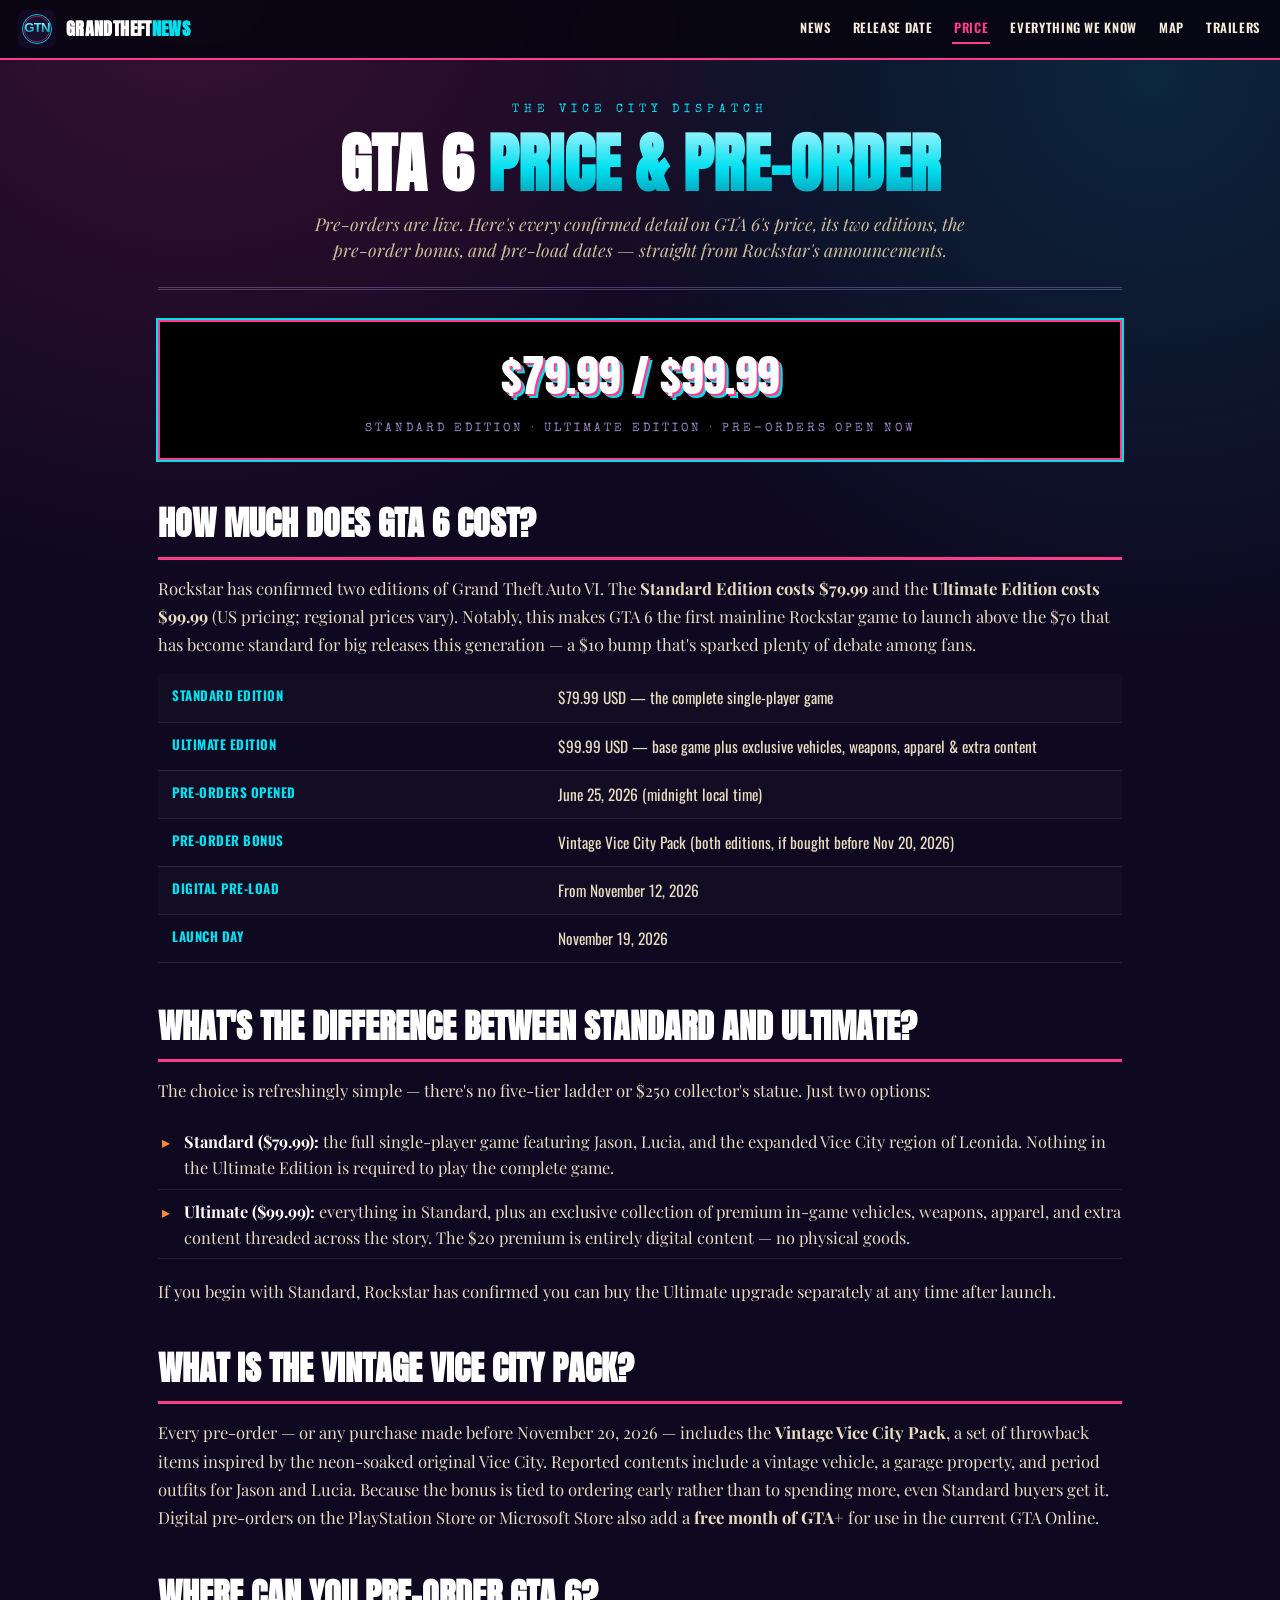
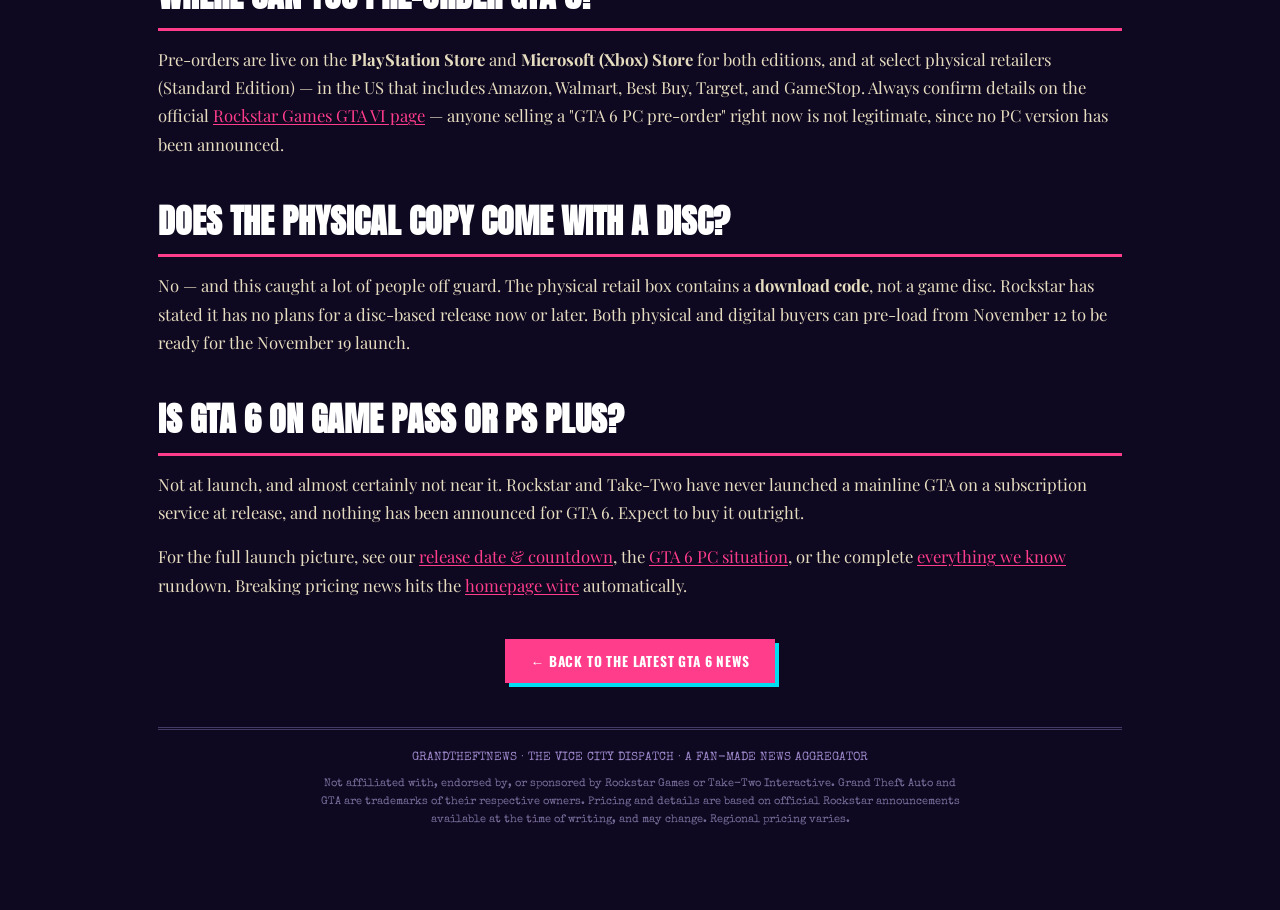
<file: grandtheftnews/price-preorder.html>
<!DOCTYPE html>
<html lang="en">
<head>
<meta charset="UTF-8">
<meta name="viewport" content="width=device-width, initial-scale=1.0">
<title>GTA 6 Price & Pre-Order — $79.99 Standard, $99.99 Ultimate | GrandTheftNews</title>
<meta name="description" content="GTA 6 pre-orders are live. Standard Edition $79.99, Ultimate $99.99, plus a free Vintage Vice City Pack. Prices, editions, bonuses and pre-load dates explained.">
<link rel="canonical" href="https://grandtheftnews.com/price-preorder.html">
<link rel="icon" type="image/png" href="assets/favicon.png">
<meta property="og:title" content="GTA 6 Price & Pre-Order Guide — Every Confirmed Detail">
<meta property="og:description" content="Standard $79.99, Ultimate $99.99, free Vintage Vice City Pack. Everything Rockstar has confirmed about GTA 6 pricing.">
<meta property="og:image" content="https://grandtheftnews.com/assets/og-image.png">
<meta property="og:url" content="https://grandtheftnews.com/price-preorder.html">
<meta property="og:type" content="article">
<meta name="twitter:card" content="summary_large_image">
<meta name="twitter:image" content="https://grandtheftnews.com/assets/og-image.png">
<link rel="preconnect" href="https://fonts.googleapis.com">
<link rel="preconnect" href="https://fonts.gstatic.com" crossorigin>
<link href="https://fonts.googleapis.com/css2?family=Anton&family=Oswald:wght@300;400;500;600;700&family=Playfair+Display:ital,wght@0,400;0,700;0,900;1,400&family=Special+Elite&display=swap" rel="stylesheet">
<link rel="stylesheet" href="assets/site.css">
<script type="application/ld+json">
{
  "@context": "https://schema.org",
  "@type": "FAQPage",
  "mainEntity": [
    {"@type":"Question","name":"How much does GTA 6 cost?","acceptedAnswer":{"@type":"Answer","text":"GTA 6 has two editions: the Standard Edition at $79.99 USD and the Ultimate Edition at $99.99 USD. The Standard Edition is the complete single-player game."}},
    {"@type":"Question","name":"When did GTA 6 pre-orders open?","acceptedAnswer":{"@type":"Answer","text":"GTA 6 pre-orders opened at midnight local time on June 25, 2026, across the PlayStation Store, Microsoft Store, and select retailers."}},
    {"@type":"Question","name":"What is the GTA 6 pre-order bonus?","acceptedAnswer":{"@type":"Answer","text":"Every pre-order (or any purchase before November 20, 2026) includes the Vintage Vice City Pack, a collection of throwback vehicles and outfits inspired by the original Vice City. Digital pre-orders also add a free month of GTA+."}},
    {"@type":"Question","name":"Does the physical GTA 6 copy include a disc?","acceptedAnswer":{"@type":"Answer","text":"No. The physical retail box contains a download code rather than a game disc. Rockstar has said it has no plans for a disc-based release."}}
  ]
}
</script>
</head>
<body>
<nav class="nav">
  <a class="brand" href="index.html"><img src="assets/emblem.svg" alt="GrandTheftNews"><b>GRANDTHEFT<span>NEWS</span></b></a>
  <a class="link" href="index.html">News</a>
  <a class="link" href="release-date.html">Release Date</a>
  <a class="link active" href="price-preorder.html">Price</a>
  <a class="link" href="everything-we-know.html">Everything We Know</a>
  <a class="link" href="map.html">Map</a>
  <a class="link" href="trailers.html">Trailers</a>
</nav>
<div class="wrap">
  <header class="page-head">
    <div class="kick">The Vice City Dispatch</div>
    <h1>GTA 6 <span>Price &amp; Pre-Order</span></h1>
    <p class="lede">Pre-orders are live. Here's every confirmed detail on GTA 6's price, its two editions, the pre-order bonus, and pre-load dates — straight from Rockstar's announcements.</p>
  </header>

  <div class="content">
    <div class="callout">
      <div class="big">$79.99 / $99.99</div>
      <div class="sm">Standard Edition · Ultimate Edition · pre-orders open now</div>
    </div>

    <h2>How much does GTA 6 cost?</h2>
    <p>Rockstar has confirmed two editions of Grand Theft Auto VI. The <b>Standard Edition costs $79.99</b> and the <b>Ultimate Edition costs $99.99</b> (US pricing; regional prices vary). Notably, this makes GTA 6 the first mainline Rockstar game to launch above the $70 that has become standard for big releases this generation — a $10 bump that's sparked plenty of debate among fans.</p>

    <table class="facts">
      <tr><td class="k">Standard Edition</td><td class="v">$79.99 USD — the complete single-player game</td></tr>
      <tr><td class="k">Ultimate Edition</td><td class="v">$99.99 USD — base game plus exclusive vehicles, weapons, apparel &amp; extra content</td></tr>
      <tr><td class="k">Pre-orders opened</td><td class="v">June 25, 2026 (midnight local time)</td></tr>
      <tr><td class="k">Pre-order bonus</td><td class="v">Vintage Vice City Pack (both editions, if bought before Nov 20, 2026)</td></tr>
      <tr><td class="k">Digital pre-load</td><td class="v">From November 12, 2026</td></tr>
      <tr><td class="k">Launch day</td><td class="v">November 19, 2026</td></tr>
    </table>

    <h2>What's the difference between Standard and Ultimate?</h2>
    <p>The choice is refreshingly simple — there's no five-tier ladder or $250 collector's statue. Just two options:</p>
    <ul>
      <li><b>Standard ($79.99):</b> the full single-player game featuring Jason, Lucia, and the expanded Vice City region of Leonida. Nothing in the Ultimate Edition is required to play the complete game.</li>
      <li><b>Ultimate ($99.99):</b> everything in Standard, plus an exclusive collection of premium in-game vehicles, weapons, apparel, and extra content threaded across the story. The $20 premium is entirely digital content — no physical goods.</li>
    </ul>
    <p>If you begin with Standard, Rockstar has confirmed you can buy the Ultimate upgrade separately at any time after launch.</p>

    <h2>What is the Vintage Vice City Pack?</h2>
    <p>Every pre-order — or any purchase made before November 20, 2026 — includes the <b>Vintage Vice City Pack</b>, a set of throwback items inspired by the neon-soaked original Vice City. Reported contents include a vintage vehicle, a garage property, and period outfits for Jason and Lucia. Because the bonus is tied to ordering early rather than to spending more, even Standard buyers get it. Digital pre-orders on the PlayStation Store or Microsoft Store also add a <b>free month of GTA+</b> for use in the current GTA Online.</p>

    <h2>Where can you pre-order GTA 6?</h2>
    <p>Pre-orders are live on the <b>PlayStation Store</b> and <b>Microsoft (Xbox) Store</b> for both editions, and at select physical retailers (Standard Edition) — in the US that includes Amazon, Walmart, Best Buy, Target, and GameStop. Always confirm details on the official <a href="https://www.rockstargames.com/VI" target="_blank" rel="noopener">Rockstar Games GTA VI page</a> — anyone selling a "GTA 6 PC pre-order" right now is not legitimate, since no PC version has been announced.</p>

    <h2>Does the physical copy come with a disc?</h2>
    <p>No — and this caught a lot of people off guard. The physical retail box contains a <b>download code</b>, not a game disc. Rockstar has stated it has no plans for a disc-based release now or later. Both physical and digital buyers can pre-load from November 12 to be ready for the November 19 launch.</p>

    <h2>Is GTA 6 on Game Pass or PS Plus?</h2>
    <p>Not at launch, and almost certainly not near it. Rockstar and Take-Two have never launched a mainline GTA on a subscription service at release, and nothing has been announced for GTA 6. Expect to buy it outright.</p>

    <p>For the full launch picture, see our <a href="release-date.html">release date &amp; countdown</a>, the <a href="pc.html">GTA 6 PC situation</a>, or the complete <a href="everything-we-know.html">everything we know</a> rundown. Breaking pricing news hits the <a href="index.html">homepage wire</a> automatically.</p>
  </div>

  <div class="home-cta"><a href="index.html">← Back to the latest GTA 6 news</a></div>

  <footer>
    <div>GRANDTHEFTNEWS · THE VICE CITY DISPATCH · A FAN-MADE NEWS AGGREGATOR</div>
    <div class="disc">Not affiliated with, endorsed by, or sponsored by Rockstar Games or Take-Two Interactive. Grand Theft Auto and GTA are trademarks of their respective owners. Pricing and details are based on official Rockstar announcements available at the time of writing, and may change. Regional pricing varies.</div>
  </footer>
</div>
</body>
</html>
</file>
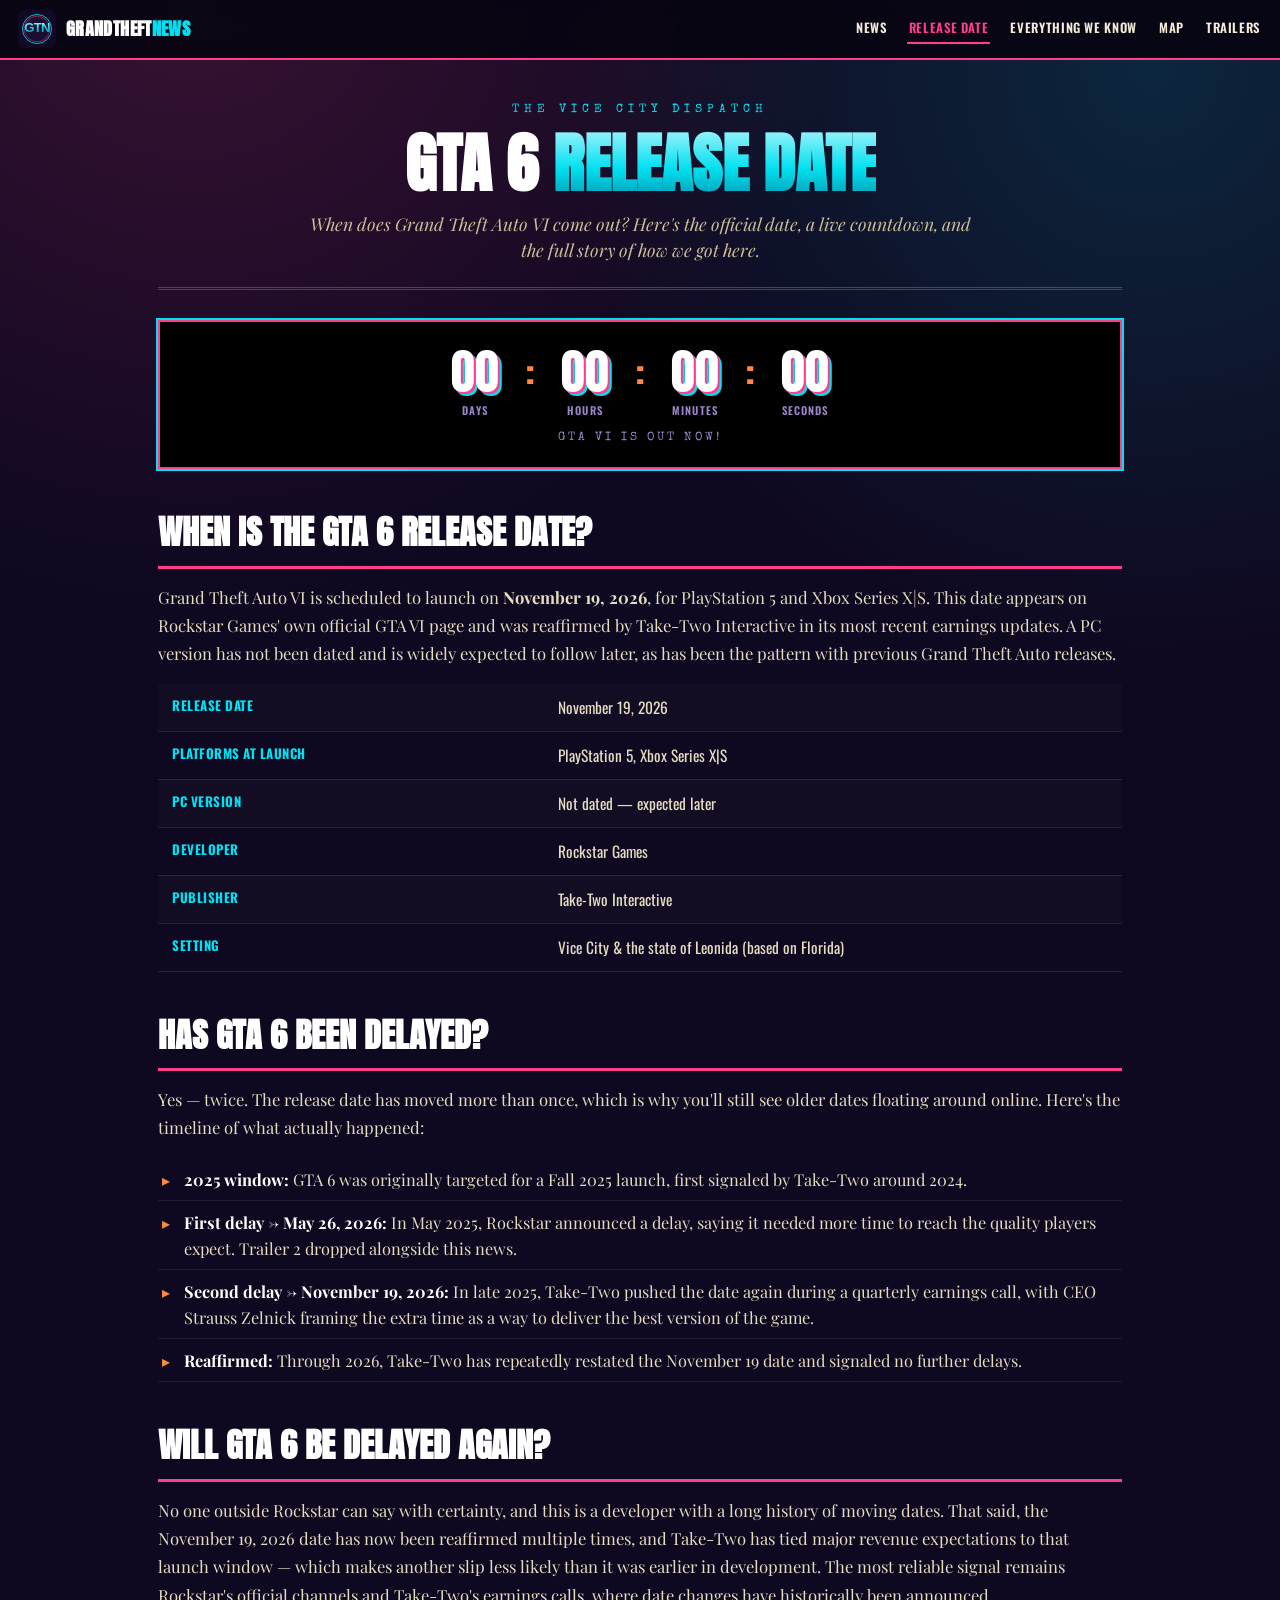
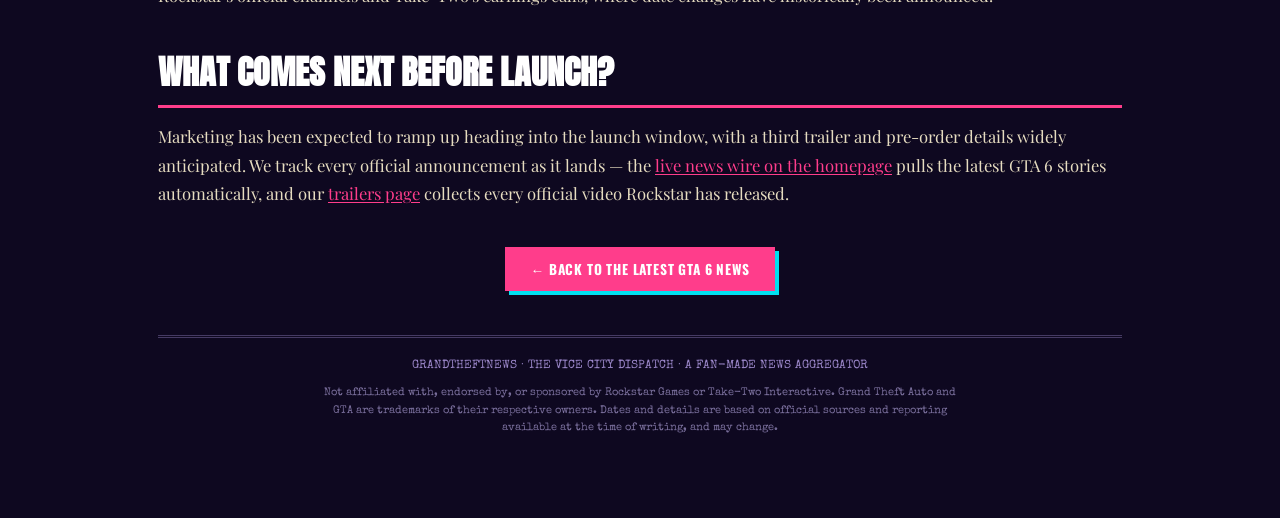
<file: grandtheftnews/release-date.html>
<!DOCTYPE html>
<html lang="en">
<head>
<meta charset="UTF-8">
<meta name="viewport" content="width=device-width, initial-scale=1.0">
<title>GTA 6 Release Date — When Does Grand Theft Auto VI Come Out? | GrandTheftNews</title>
<meta name="description" content="GTA 6 releases November 19, 2026 on PS5 and Xbox Series X|S. Live countdown to launch, the full delay history, and what to expect next from Rockstar.">
<link rel="canonical" href="https://grandtheftnews.com/release-date.html">
<link rel="icon" type="image/png" href="assets/favicon.png">
<meta property="og:title" content="GTA 6 Release Date — Live Countdown to Launch">
<meta property="og:description" content="GTA 6 launches November 19, 2026. Live countdown, delay history, and what's next.">
<meta property="og:image" content="https://grandtheftnews.com/assets/emblem.png">
<meta property="og:url" content="https://grandtheftnews.com/release-date.html">
<meta property="og:type" content="article">
<meta name="twitter:card" content="summary_large_image">
<meta name="twitter:image" content="https://grandtheftnews.com/assets/emblem.png">
<link rel="preconnect" href="https://fonts.googleapis.com">
<link rel="preconnect" href="https://fonts.gstatic.com" crossorigin>
<link href="https://fonts.googleapis.com/css2?family=Anton&family=Oswald:wght@300;400;500;600;700&family=Playfair+Display:ital,wght@0,400;0,700;0,900;1,400&family=Special+Elite&display=swap" rel="stylesheet">
<link rel="stylesheet" href="assets/site.css">
</head>
<body>
<nav class="nav">
  <a class="brand" href="index.html"><img src="assets/emblem.svg" alt="GrandTheftNews"><b>GRANDTHEFT<span>NEWS</span></b></a>
  <a class="link" href="index.html">News</a>
  <a class="link active" href="release-date.html">Release Date</a>
  <a class="link" href="everything-we-know.html">Everything We Know</a>
  <a class="link" href="map.html">Map</a>
  <a class="link" href="trailers.html">Trailers</a>
</nav>
<div class="wrap">
  <header class="page-head">
    <div class="kick">The Vice City Dispatch</div>
    <h1>GTA 6 <span>Release Date</span></h1>
    <p class="lede">When does Grand Theft Auto VI come out? Here's the official date, a live countdown, and the full story of how we got here.</p>
  </header>

  <div class="callout">
    <div class="cd-grid" id="cdGrid">
      <div class="cd-cell"><div class="cd-num" id="cdDays">--</div><div class="cd-unit">Days</div></div>
      <div class="cd-sep">:</div>
      <div class="cd-cell"><div class="cd-num" id="cdHours">--</div><div class="cd-unit">Hours</div></div>
      <div class="cd-sep">:</div>
      <div class="cd-cell"><div class="cd-num" id="cdMins">--</div><div class="cd-unit">Minutes</div></div>
      <div class="cd-sep">:</div>
      <div class="cd-cell"><div class="cd-num" id="cdSecs">--</div><div class="cd-unit">Seconds</div></div>
    </div>
    <div class="sm" id="cdLabel">until GTA VI · November 19, 2026</div>
  </div>

  <div class="content">
    <h2>When is the GTA 6 release date?</h2>
    <p>Grand Theft Auto VI is scheduled to launch on <b>November 19, 2026</b>, for PlayStation 5 and Xbox Series X|S. This date appears on Rockstar Games' own official GTA VI page and was reaffirmed by Take-Two Interactive in its most recent earnings updates. A PC version has not been dated and is widely expected to follow later, as has been the pattern with previous Grand Theft Auto releases.</p>

    <table class="facts">
      <tr><td class="k">Release date</td><td class="v">November 19, 2026</td></tr>
      <tr><td class="k">Platforms at launch</td><td class="v">PlayStation 5, Xbox Series X|S</td></tr>
      <tr><td class="k">PC version</td><td class="v">Not dated — expected later</td></tr>
      <tr><td class="k">Developer</td><td class="v">Rockstar Games</td></tr>
      <tr><td class="k">Publisher</td><td class="v">Take-Two Interactive</td></tr>
      <tr><td class="k">Setting</td><td class="v">Vice City &amp; the state of Leonida (based on Florida)</td></tr>
    </table>

    <h2>Has GTA 6 been delayed?</h2>
    <p>Yes — twice. The release date has moved more than once, which is why you'll still see older dates floating around online. Here's the timeline of what actually happened:</p>
    <ul>
      <li><b>2025 window:</b> GTA 6 was originally targeted for a Fall 2025 launch, first signaled by Take-Two around 2024.</li>
      <li><b>First delay → May 26, 2026:</b> In May 2025, Rockstar announced a delay, saying it needed more time to reach the quality players expect. Trailer 2 dropped alongside this news.</li>
      <li><b>Second delay → November 19, 2026:</b> In late 2025, Take-Two pushed the date again during a quarterly earnings call, with CEO Strauss Zelnick framing the extra time as a way to deliver the best version of the game.</li>
      <li><b>Reaffirmed:</b> Through 2026, Take-Two has repeatedly restated the November 19 date and signaled no further delays.</li>
    </ul>

    <h2>Will GTA 6 be delayed again?</h2>
    <p>No one outside Rockstar can say with certainty, and this is a developer with a long history of moving dates. That said, the November 19, 2026 date has now been reaffirmed multiple times, and Take-Two has tied major revenue expectations to that launch window — which makes another slip less likely than it was earlier in development. The most reliable signal remains Rockstar's official channels and Take-Two's earnings calls, where date changes have historically been announced.</p>

    <h2>What comes next before launch?</h2>
    <p>Marketing has been expected to ramp up heading into the launch window, with a third trailer and pre-order details widely anticipated. We track every official announcement as it lands — the <a href="index.html">live news wire on the homepage</a> pulls the latest GTA 6 stories automatically, and our <a href="trailers.html">trailers page</a> collects every official video Rockstar has released.</p>
  </div>

  <div class="home-cta"><a href="index.html">← Back to the latest GTA 6 news</a></div>

  <footer>
    <div>GRANDTHEFTNEWS · THE VICE CITY DISPATCH · A FAN-MADE NEWS AGGREGATOR</div>
    <div class="disc">Not affiliated with, endorsed by, or sponsored by Rockstar Games or Take-Two Interactive. Grand Theft Auto and GTA are trademarks of their respective owners. Dates and details are based on official sources and reporting available at the time of writing, and may change.</div>
  </footer>
</div>
<script>
const GTA6_LAUNCH=new Date(2026,10,19,0,0,0);
(function(){
  const pad=n=>String(n).padStart(2,'0');
  function u(){
    const diff=GTA6_LAUNCH-new Date();
    if(diff<=0){document.getElementById('cdLabel').textContent='GTA VI is out now!';
      ['cdDays','cdHours','cdMins','cdSecs'].forEach(i=>document.getElementById(i).textContent='00');return;}
    document.getElementById('cdDays').textContent=Math.floor(diff/8.64e7);
    document.getElementById('cdHours').textContent=pad(Math.floor(diff%8.64e7/3.6e6));
    document.getElementById('cdMins').textContent=pad(Math.floor(diff%3.6e6/6e4));
    document.getElementById('cdSecs').textContent=pad(Math.floor(diff%6e4/1e3));
  }
  u();setInterval(u,1000);
})();
</script>
</body>
</html>
</file>
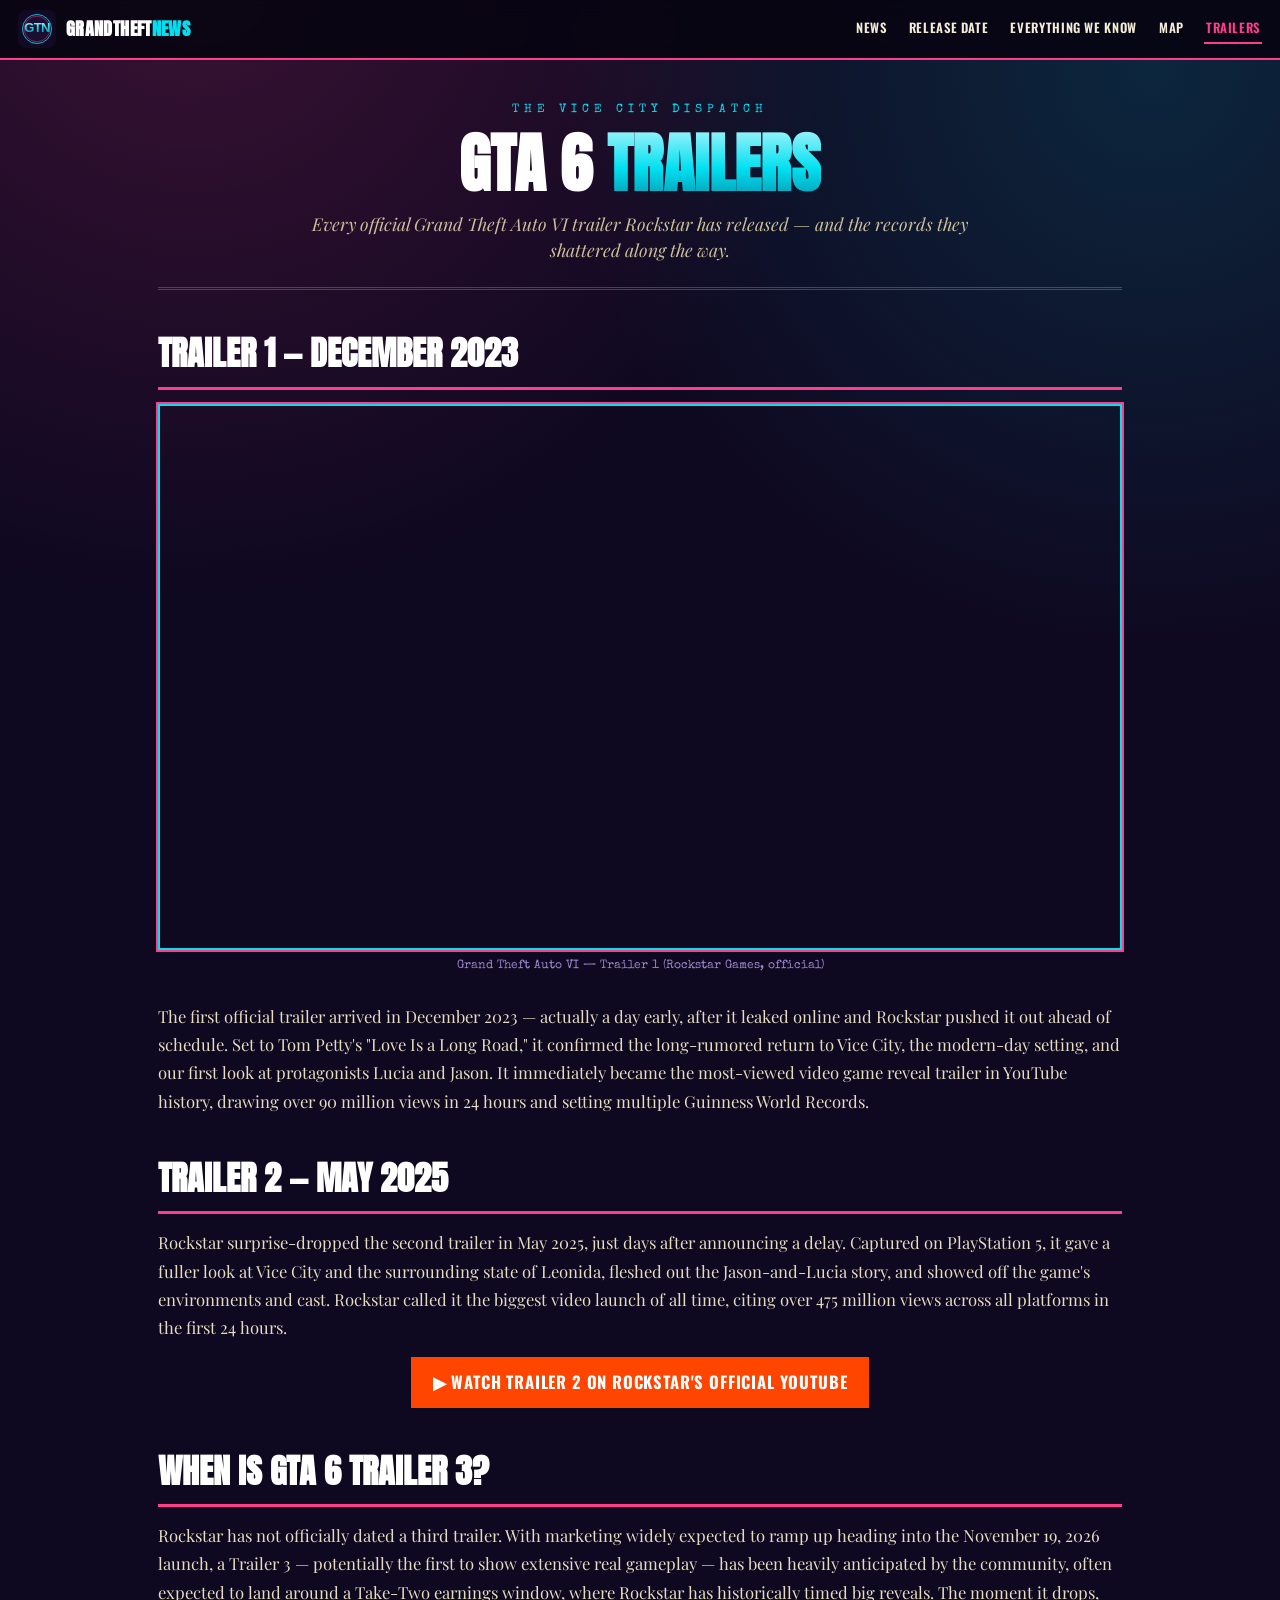
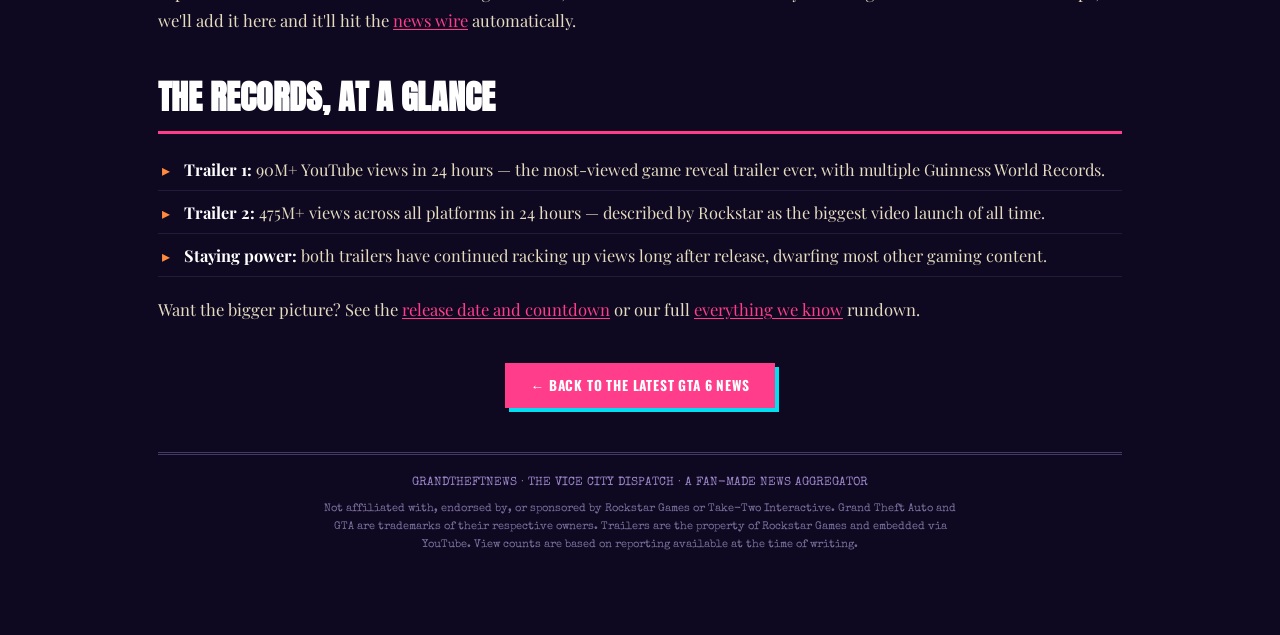
<file: grandtheftnews/trailers.html>
<!DOCTYPE html>
<html lang="en">
<head>
<meta charset="UTF-8">
<meta name="viewport" content="width=device-width, initial-scale=1.0">
<title>GTA 6 Trailers — Watch Every Official Grand Theft Auto VI Trailer | GrandTheftNews</title>
<meta name="description" content="Watch every official GTA 6 trailer from Rockstar Games. Trailer 1 and Trailer 2, the records they broke, and what we expect from the next trailer.">
<link rel="canonical" href="https://grandtheftnews.com/trailers.html">
<link rel="icon" type="image/png" href="assets/favicon.png">
<meta property="og:title" content="GTA 6 Trailers — Every Official Rockstar Trailer">
<meta property="og:description" content="Watch every official GTA 6 trailer, the records they broke, and what's next.">
<meta property="og:image" content="https://grandtheftnews.com/assets/emblem.png">
<meta property="og:url" content="https://grandtheftnews.com/trailers.html">
<meta property="og:type" content="article">
<meta name="twitter:card" content="summary_large_image">
<meta name="twitter:image" content="https://grandtheftnews.com/assets/emblem.png">
<link rel="preconnect" href="https://fonts.googleapis.com">
<link rel="preconnect" href="https://fonts.gstatic.com" crossorigin>
<link href="https://fonts.googleapis.com/css2?family=Anton&family=Oswald:wght@300;400;500;600;700&family=Playfair+Display:ital,wght@0,400;0,700;0,900;1,400&family=Special+Elite&display=swap" rel="stylesheet">
<link rel="stylesheet" href="assets/site.css">
</head>
<body>
<nav class="nav">
  <a class="brand" href="index.html"><img src="assets/emblem.svg" alt="GrandTheftNews"><b>GRANDTHEFT<span>NEWS</span></b></a>
  <a class="link" href="index.html">News</a>
  <a class="link" href="release-date.html">Release Date</a>
  <a class="link" href="everything-we-know.html">Everything We Know</a>
  <a class="link" href="map.html">Map</a>
  <a class="link active" href="trailers.html">Trailers</a>
</nav>
<div class="wrap">
  <header class="page-head">
    <div class="kick">The Vice City Dispatch</div>
    <h1>GTA 6 <span>Trailers</span></h1>
    <p class="lede">Every official Grand Theft Auto VI trailer Rockstar has released — and the records they shattered along the way.</p>
  </header>

  <div class="content">
    <h2>Trailer 1 — December 2023</h2>
    <div class="video">
      <iframe src="https://www.youtube-nocookie.com/embed/QdBZY2fkU-0" title="GTA VI Trailer 1" loading="lazy" allow="accelerometer; autoplay; clipboard-write; encrypted-media; gyroscope; picture-in-picture" allowfullscreen></iframe>
    </div>
    <div class="vcaption">Grand Theft Auto VI — Trailer 1 (Rockstar Games, official)</div>
    <p>The first official trailer arrived in December 2023 — actually a day early, after it leaked online and Rockstar pushed it out ahead of schedule. Set to Tom Petty's "Love Is a Long Road," it confirmed the long-rumored return to Vice City, the modern-day setting, and our first look at protagonists Lucia and Jason. It immediately became the most-viewed video game reveal trailer in YouTube history, drawing over 90 million views in 24 hours and setting multiple Guinness World Records.</p>

    <h2>Trailer 2 — May 2025</h2>
    <p>Rockstar surprise-dropped the second trailer in May 2025, just days after announcing a delay. Captured on PlayStation 5, it gave a fuller look at Vice City and the surrounding state of Leonida, fleshed out the Jason-and-Lucia story, and showed off the game's environments and cast. Rockstar called it the biggest video launch of all time, citing over 475 million views across all platforms in the first 24 hours.</p>
    <p style="text-align:center;">
      <a href="https://www.youtube.com/@RockstarGames" target="_blank" rel="noopener" style="display:inline-block;font-family:'Oswald';font-weight:700;text-transform:uppercase;letter-spacing:.05em;background:#ff4500;color:#fff;text-decoration:none;padding:11px 22px;">▶ Watch Trailer 2 on Rockstar's official YouTube</a>
    </p>

    <h2>When is GTA 6 Trailer 3?</h2>
    <p>Rockstar has not officially dated a third trailer. With marketing widely expected to ramp up heading into the November 19, 2026 launch, a Trailer 3 — potentially the first to show extensive real gameplay — has been heavily anticipated by the community, often expected to land around a Take-Two earnings window, where Rockstar has historically timed big reveals. The moment it drops, we'll add it here and it'll hit the <a href="index.html">news wire</a> automatically.</p>

    <h2>The records, at a glance</h2>
    <ul>
      <li><b>Trailer 1:</b> 90M+ YouTube views in 24 hours — the most-viewed game reveal trailer ever, with multiple Guinness World Records.</li>
      <li><b>Trailer 2:</b> 475M+ views across all platforms in 24 hours — described by Rockstar as the biggest video launch of all time.</li>
      <li><b>Staying power:</b> both trailers have continued racking up views long after release, dwarfing most other gaming content.</li>
    </ul>

    <p>Want the bigger picture? See the <a href="release-date.html">release date and countdown</a> or our full <a href="everything-we-know.html">everything we know</a> rundown.</p>
  </div>

  <div class="home-cta"><a href="index.html">← Back to the latest GTA 6 news</a></div>

  <footer>
    <div>GRANDTHEFTNEWS · THE VICE CITY DISPATCH · A FAN-MADE NEWS AGGREGATOR</div>
    <div class="disc">Not affiliated with, endorsed by, or sponsored by Rockstar Games or Take-Two Interactive. Grand Theft Auto and GTA are trademarks of their respective owners. Trailers are the property of Rockstar Games and embedded via YouTube. View counts are based on reporting available at the time of writing.</div>
  </footer>
</div>
</body>
</html>
</file>
<file: grandtheftnews/assets/site.css>
:root{
  --ink:#0e0820; --panel:#160c2c; --panel-2:#1d1138; --paper:#f4ecd8;
  --pink:#ff3d8b; --cyan:#00e0f0; --orange:#ff8a3d; --purple:#9a86c8; --chrome-top:#cffaff;
}
*{margin:0;padding:0;box-sizing:border-box;}
html{scroll-behavior:smooth;}
body{
  background:var(--ink); color:var(--paper); font-family:'Oswald',sans-serif; line-height:1.5;
  background-image:
    radial-gradient(circle at 15% -5%, rgba(255,61,139,.18), transparent 45%),
    radial-gradient(circle at 90% 8%, rgba(0,224,240,.14), transparent 42%);
  background-attachment:fixed; min-height:100vh;
}
.wrap{max-width:1000px;margin:0 auto;padding:0 18px 80px;}

/* NAV */
.nav{position:sticky;top:0;z-index:50;background:rgba(8,5,18,.92);backdrop-filter:blur(8px);
  border-bottom:2px solid var(--pink);display:flex;align-items:center;gap:18px;flex-wrap:wrap;
  padding:10px 18px;margin-bottom:0;}
.nav .brand{display:flex;align-items:center;gap:10px;text-decoration:none;margin-right:auto;}
.nav .brand img{width:38px;height:38px;}
.nav .brand b{font-family:'Anton',sans-serif;font-size:1.15rem;letter-spacing:.02em;text-transform:uppercase;color:#fff;}
.nav .brand b span{color:var(--cyan);}
.nav a.link{font-family:'Oswald';font-weight:600;text-transform:uppercase;letter-spacing:.05em;
  font-size:.8rem;color:var(--paper);text-decoration:none;padding:4px 2px;border-bottom:2px solid transparent;transition:.15s;}
.nav a.link:hover{color:var(--cyan);border-bottom-color:var(--cyan);}
.nav a.link.active{color:var(--pink);border-bottom-color:var(--pink);}
@media(max-width:640px){.nav{gap:12px;}.nav a.link{font-size:.72rem;}.nav .brand b{font-size:1rem;}}

/* PAGE HEADER */
.page-head{padding:42px 0 24px;border-bottom:3px double rgba(154,134,200,.4);margin-bottom:30px;text-align:center;}
.page-head .kick{font-family:'Special Elite',monospace;font-size:.74rem;letter-spacing:5px;
  text-transform:uppercase;color:var(--cyan);margin-bottom:14px;}
.page-head h1{font-family:'Anton',sans-serif;font-size:clamp(2.2rem,6vw,4rem);line-height:.95;
  text-transform:uppercase;color:#fff;}
.page-head h1 span{
  background:linear-gradient(180deg,var(--chrome-top),var(--cyan) 55%,#0a7d99);
  -webkit-background-clip:text;background-clip:text;-webkit-text-fill-color:transparent;}
.page-head .lede{font-family:'Playfair Display',serif;font-style:italic;font-size:1.1rem;
  color:#cdbf9c;max-width:680px;margin:16px auto 0;}

/* CONTENT */
.content h2{font-family:'Anton',sans-serif;text-transform:uppercase;font-size:clamp(1.5rem,3.5vw,2.1rem);
  color:#fff;margin:38px 0 14px;padding-bottom:8px;border-bottom:3px solid var(--pink);}
.content h3{font-family:'Oswald';font-weight:700;text-transform:uppercase;letter-spacing:.03em;
  font-size:1.2rem;color:var(--cyan);margin:26px 0 10px;}
.content p{font-family:'Playfair Display',serif;font-size:1.04rem;line-height:1.7;color:#e6dcc0;margin-bottom:16px;}
.content a{color:var(--pink);text-decoration:underline;text-underline-offset:2px;}
.content a:hover{color:var(--cyan);}
.content ul{list-style:none;margin:0 0 18px;}
.content ul li{font-family:'Playfair Display',serif;font-size:1.02rem;line-height:1.6;color:#e6dcc0;
  padding:8px 0 8px 26px;position:relative;border-bottom:1px solid rgba(154,134,200,.15);}
.content ul li::before{content:"▸";position:absolute;left:4px;color:var(--orange);font-family:'Oswald';}
.content ul li b{color:#fff;}

/* FACT TABLE */
.facts{width:100%;border-collapse:collapse;margin:8px 0 24px;font-family:'Oswald',sans-serif;}
.facts td{padding:12px 14px;border-bottom:1px solid rgba(154,134,200,.2);vertical-align:top;}
.facts td.k{font-weight:700;text-transform:uppercase;letter-spacing:.04em;font-size:.82rem;color:var(--cyan);width:40%;}
.facts td.v{color:#e6dcc0;font-size:.96rem;}
.facts tr:nth-child(odd){background:rgba(255,255,255,.02);}

/* CALLOUT */
.callout{background:#000;border:2px solid var(--pink);box-shadow:0 0 0 2px var(--cyan);
  padding:20px;margin:26px 0;text-align:center;}
.callout .big{font-family:'Anton',sans-serif;font-size:clamp(1.8rem,5vw,2.8rem);color:#fff;
  text-shadow:2px 2px 0 var(--pink),4px 4px 0 var(--cyan);text-transform:uppercase;}
.callout .sm{font-family:'Special Elite',monospace;font-size:.78rem;letter-spacing:3px;
  text-transform:uppercase;color:var(--purple);margin-top:10px;}

/* COUNTDOWN (shared) */
.cd-grid{display:flex;justify-content:center;gap:14px;flex-wrap:wrap;margin-top:6px;}
.cd-cell{min-width:74px;}
.cd-num{font-family:'Anton',sans-serif;font-size:clamp(2rem,5.5vw,3rem);line-height:1;color:#fff;
  text-shadow:2px 2px 0 var(--pink),4px 4px 0 var(--cyan);}
.cd-unit{font-family:'Oswald';font-weight:600;text-transform:uppercase;letter-spacing:.1em;font-size:.68rem;color:var(--purple);margin-top:6px;}
.cd-sep{font-family:'Anton';font-size:clamp(1.4rem,4vw,2.2rem);color:var(--orange);align-self:flex-start;}
@media(max-width:540px){.cd-sep{display:none;}}

/* VIDEO EMBED */
.video{position:relative;width:100%;padding-bottom:56.25%;height:0;margin:14px 0 8px;
  border:2px solid var(--cyan);box-shadow:0 0 0 2px var(--pink);}
.video iframe{position:absolute;top:0;left:0;width:100%;height:100%;border:0;}
.vcaption{font-family:'Special Elite',monospace;font-size:.74rem;color:var(--purple);margin-bottom:26px;text-align:center;}

/* CTA back to home */
.home-cta{display:block;text-align:center;margin:40px 0 0;}
.home-cta a{font-family:'Oswald';font-weight:700;text-transform:uppercase;letter-spacing:.06em;font-size:.85rem;
  background:var(--pink);color:#fff;text-decoration:none;padding:12px 26px;box-shadow:4px 4px 0 var(--cyan);display:inline-block;transition:.12s;}
.home-cta a:hover{transform:translate(-2px,-2px);box-shadow:6px 6px 0 var(--cyan);}

footer{margin-top:44px;border-top:3px double rgba(154,134,200,.4);padding-top:18px;text-align:center;
  font-family:'Special Elite',monospace;font-size:.74rem;color:var(--purple);line-height:1.7;}
footer .disc{max-width:640px;margin:8px auto 0;font-size:.66rem;color:#7a6f9c;}
</file>
